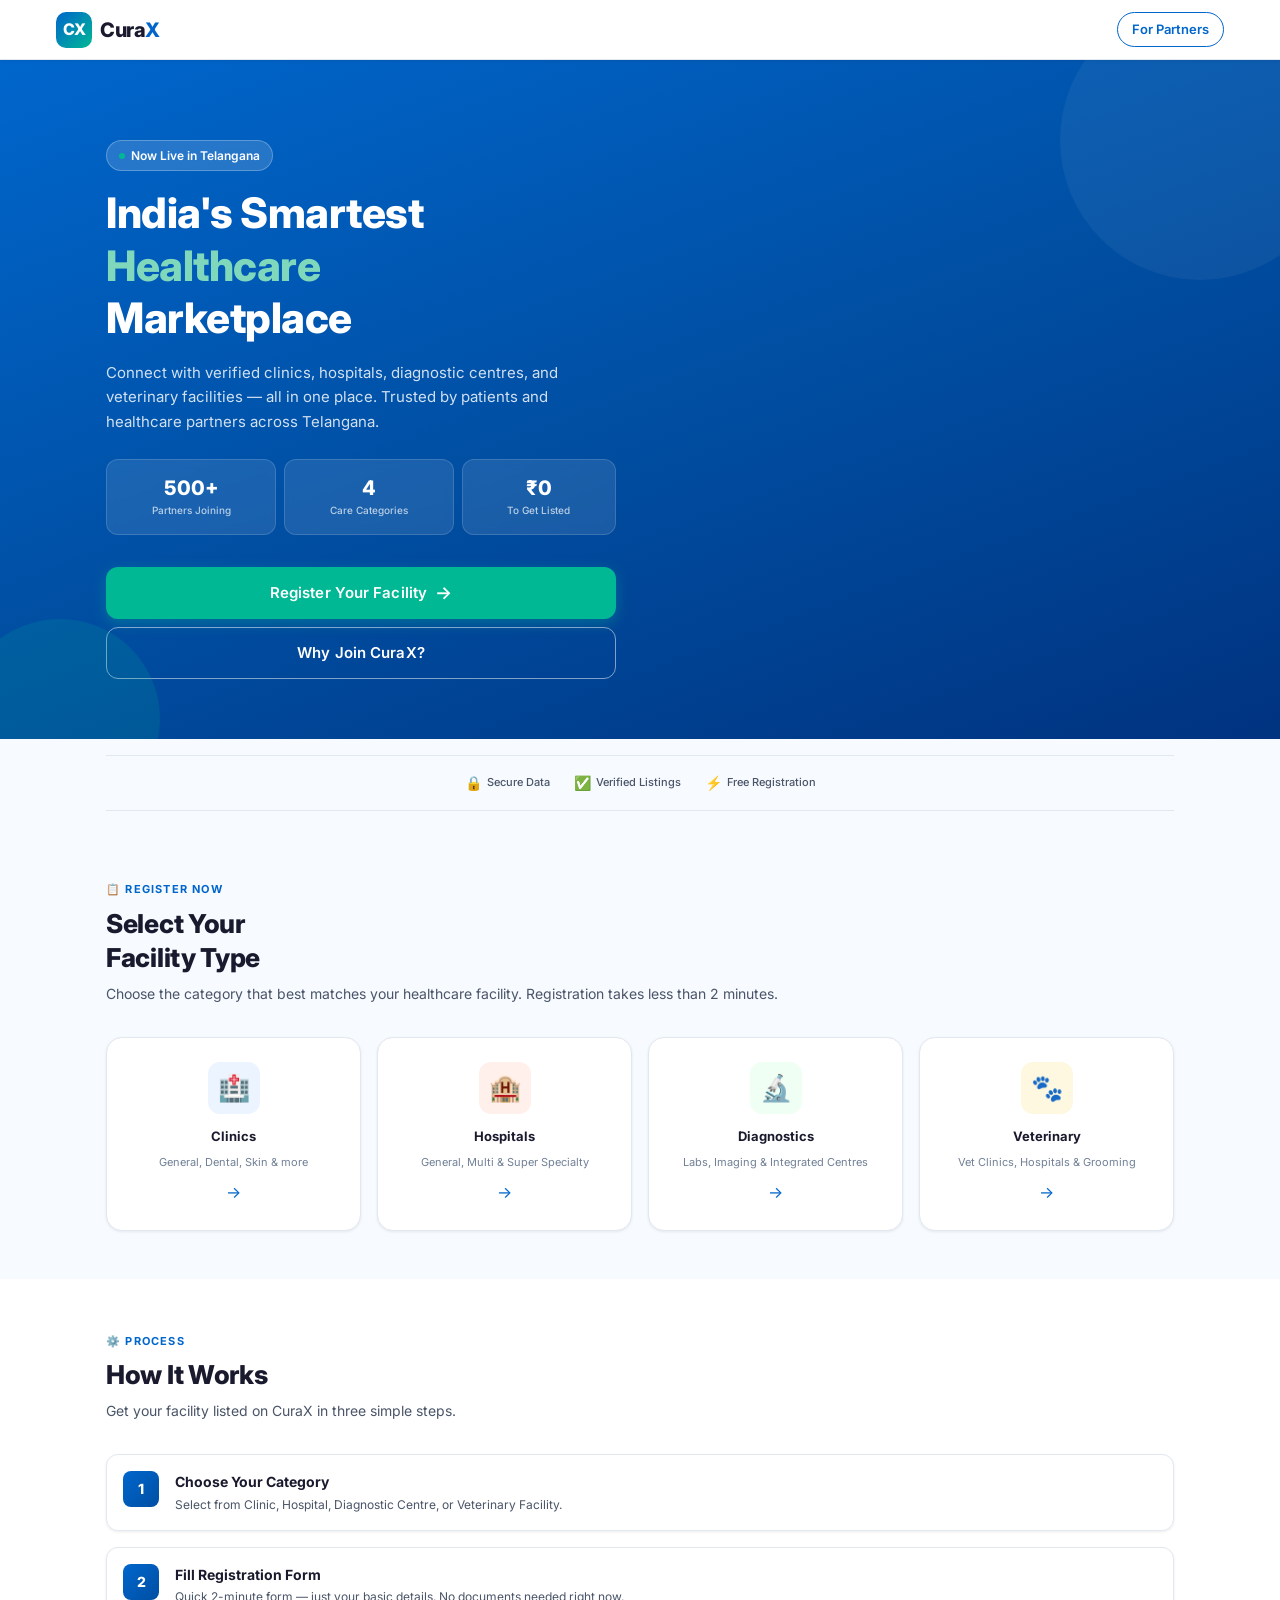
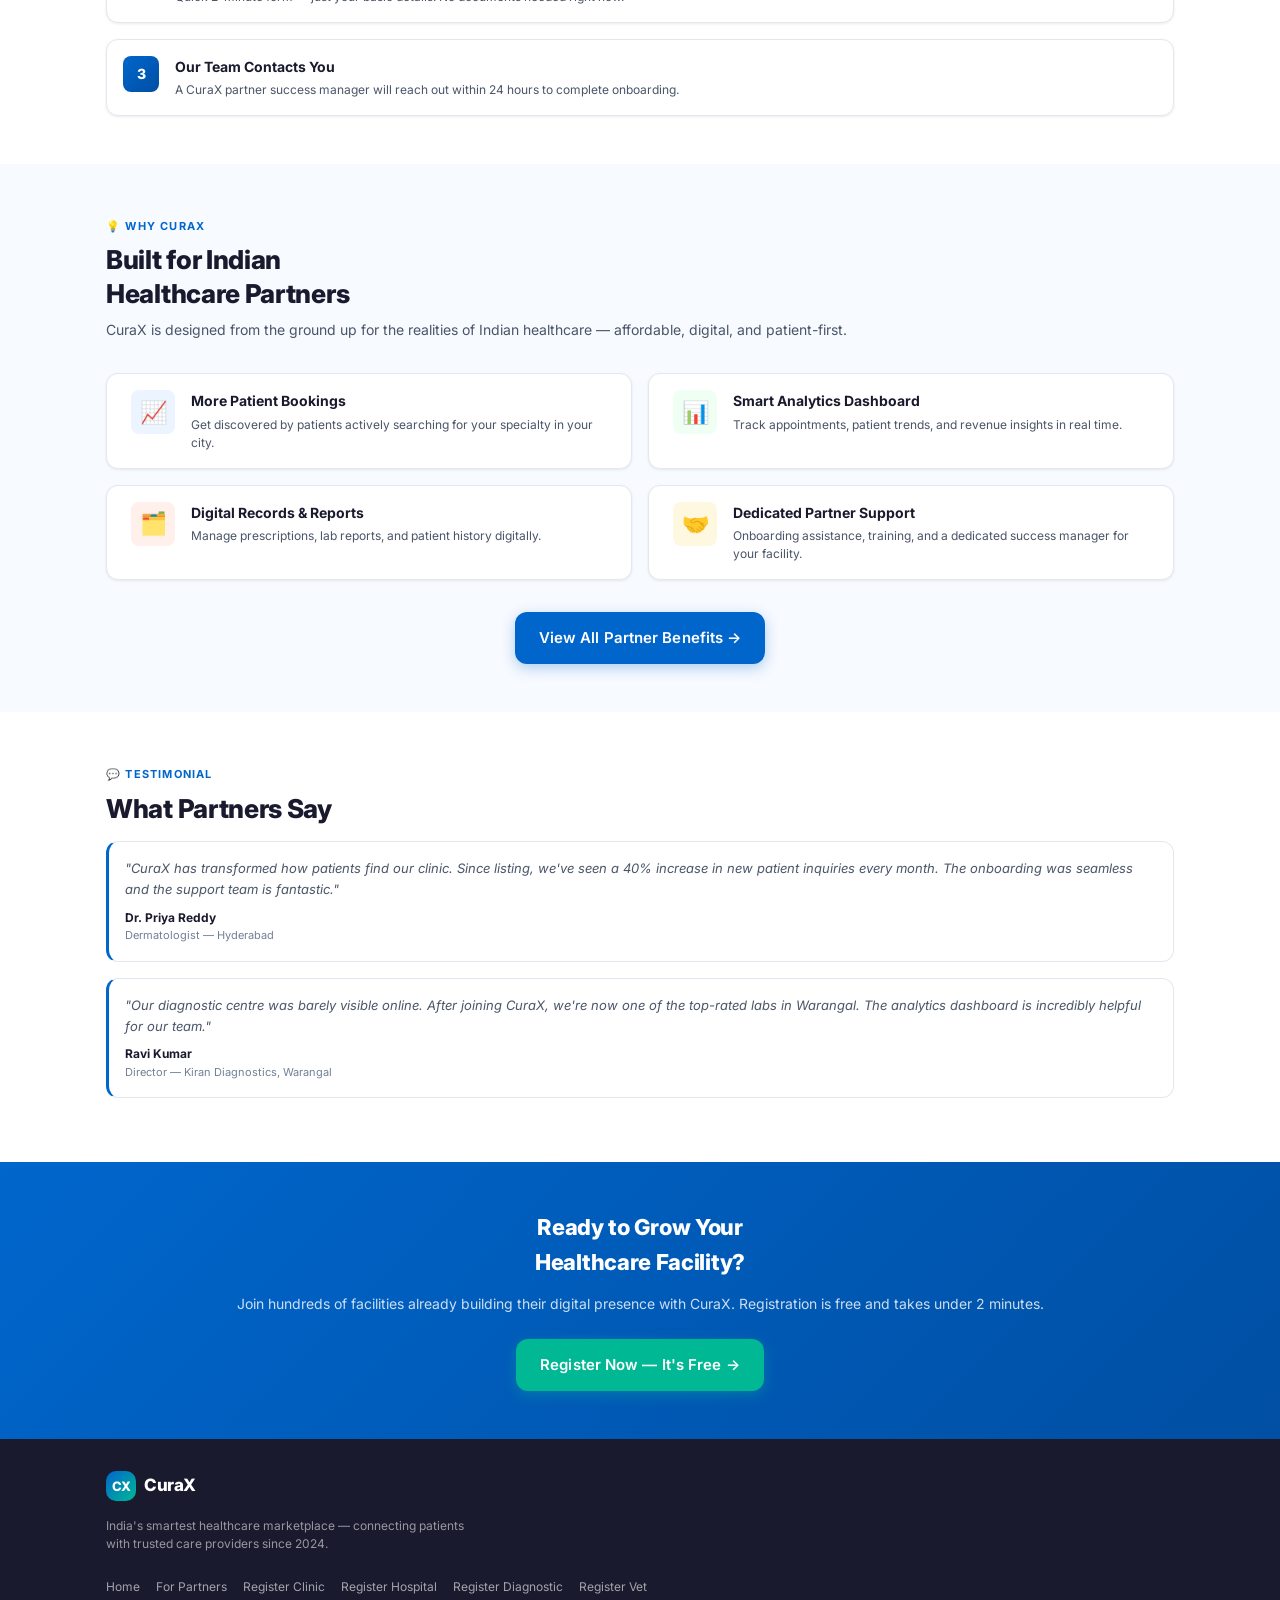
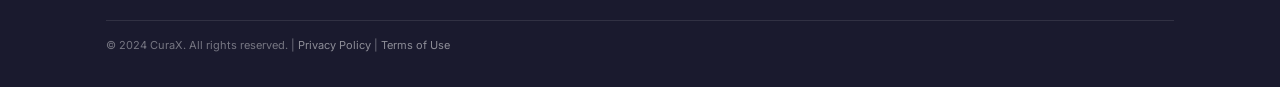
<file: index.html>
<!DOCTYPE html>
<html lang="en">
<head>
  <meta charset="UTF-8" />
  <meta name="viewport" content="width=device-width, initial-scale=1.0, viewport-fit=cover" />
  <meta name="description" content="CuraX — India's smartest healthcare marketplace. Find clinics, hospitals, diagnostics & vet care near you. Register your facility today." />
  <meta name="theme-color" content="#0066CC" />
  <meta property="og:title" content="CuraX — Smart Healthcare, Near You" />
  <meta property="og:description" content="Discover trusted clinics, hospitals, diagnostic centres & vet care across India." />
  <meta property="og:url" content="https://curax.life" />
  <meta property="og:type" content="website" />
  <title>CuraX — Smart Healthcare, Near You</title>
  <link rel="stylesheet" href="./styles.css" />
  <link rel="preconnect" href="https://fonts.googleapis.com" />
  <link rel="preconnect" href="https://fonts.gstatic.com" crossorigin />
  <!-- Favicon Placeholder — replace with actual favicon -->
  <link rel="icon" type="image/png" href="./assets/icons/favicon.png" />
</head>
<body class="page-wrapper">

  <!-- ══════════════════════════════════════
       HEADER
  ══════════════════════════════════════ -->
  <header class="header">
    <div class="header-inner">
      <a href="./index.html" class="logo">
        <div class="logo-mark">CX</div>
        <span class="logo-text">Cura<span>X</span></span>
      </a>
      <a href="./partner.html" class="header-cta">For Partners</a>
    </div>
  </header>

  <!-- ══════════════════════════════════════
       HERO SECTION
  ══════════════════════════════════════ -->
  <section class="hero">
    <div class="container">
      <div class="hero-layout">
        <div>
          <div class="hero-badge">
            <span class="dot"></span>
            Now Live in Telangana
          </div>

          <h1>
            India's Smartest<br />
            <span class="highlight">Healthcare</span><br />
            Marketplace
          </h1>

          <p>
            Connect with verified clinics, hospitals, diagnostic centres,
            and veterinary facilities — all in one place. Trusted by patients
            and healthcare partners across Telangana.
          </p>

          <!-- Stats -->
          <div class="hero-stats">
            <div class="stat-item">
              <span class="stat-value">500+</span>
              <span class="stat-label">Partners Joining</span>
            </div>
            <div class="stat-item">
              <span class="stat-value">4</span>
              <span class="stat-label">Care Categories</span>
            </div>
            <div class="stat-item">
              <span class="stat-value">₹0</span>
              <span class="stat-label">To Get Listed</span>
            </div>
          </div>

          <!-- Hero CTAs -->
          <div class="hero-cta-group">
            <a href="#register" class="btn btn-primary btn-full">
              <span>Register Your Facility</span>
              <span class="btn-icon">→</span>
            </a>
            <a href="./partner.html" class="btn btn-outline-white btn-full">
              Why Join CuraX?
            </a>
          </div>
        </div>
      </div>
    </div>
  </section>

  <!-- ══════════════════════════════════════
       TRUST STRIP
  ══════════════════════════════════════ -->
  <div class="container">
    <div class="trust-strip">
      <div class="trust-item">
        <span class="icon">🔒</span>
        <span>Secure Data</span>
      </div>
      <div class="trust-item">
        <span class="icon">✅</span>
        <span>Verified Listings</span>
      </div>
      <div class="trust-item">
        <span class="icon">⚡</span>
        <span>Free Registration</span>
      </div>
    </div>
  </div>

  <!-- ══════════════════════════════════════
       CATEGORY SELECTION
  ══════════════════════════════════════ -->
  <section class="section" id="register">
    <div class="container">
      <span class="section-label">📋 Register Now</span>
      <h2 class="section-title">Select Your<br />Facility Type</h2>
      <p class="section-subtitle">
        Choose the category that best matches your healthcare facility.
        Registration takes less than 2 minutes.
      </p>

      <div class="category-grid">

        <!-- Clinics -->
        <a href="./forms/clinic-form.html" class="category-card">
          <div class="category-icon clinic">🏥</div>
          <div class="category-title">Clinics</div>
          <div class="category-desc">General, Dental, Skin & more</div>
          <div class="category-arrow">→</div>
        </a>

        <!-- Hospitals -->
        <a href="./forms/hospital-form.html" class="category-card">
          <div class="category-icon hospital">🏨</div>
          <div class="category-title">Hospitals</div>
          <div class="category-desc">General, Multi & Super Specialty</div>
          <div class="category-arrow">→</div>
        </a>

        <!-- Diagnostics -->
        <a href="./forms/diagnostic-form.html" class="category-card">
          <div class="category-icon diagnostic">🔬</div>
          <div class="category-title">Diagnostics</div>
          <div class="category-desc">Labs, Imaging & Integrated Centres</div>
          <div class="category-arrow">→</div>
        </a>

        <!-- Veterinary -->
        <a href="./forms/veterinary-form.html" class="category-card">
          <div class="category-icon veterinary">🐾</div>
          <div class="category-title">Veterinary</div>
          <div class="category-desc">Vet Clinics, Hospitals & Grooming</div>
          <div class="category-arrow">→</div>
        </a>

      </div>
    </div>
  </section>

  <!-- ══════════════════════════════════════
       HOW IT WORKS
  ══════════════════════════════════════ -->
  <section class="section section-alt">
    <div class="container">
      <span class="section-label">⚙️ Process</span>
      <h2 class="section-title">How It Works</h2>
      <p class="section-subtitle">
        Get your facility listed on CuraX in three simple steps.
      </p>

      <div class="steps-list">
        <div class="step-item">
          <div class="step-num">1</div>
          <div class="step-content">
            <h4>Choose Your Category</h4>
            <p>Select from Clinic, Hospital, Diagnostic Centre, or Veterinary Facility.</p>
          </div>
        </div>

        <div class="step-item">
          <div class="step-num">2</div>
          <div class="step-content">
            <h4>Fill Registration Form</h4>
            <p>Quick 2-minute form — just your basic details. No documents needed right now.</p>
          </div>
        </div>

        <div class="step-item">
          <div class="step-num">3</div>
          <div class="step-content">
            <h4>Our Team Contacts You</h4>
            <p>A CuraX partner success manager will reach out within 24 hours to complete onboarding.</p>
          </div>
        </div>
      </div>
    </div>
  </section>

  <!-- ══════════════════════════════════════
       WHY CURAX — Teaser
  ══════════════════════════════════════ -->
  <section class="section">
    <div class="container">
      <span class="section-label">💡 Why CuraX</span>
      <h2 class="section-title">Built for Indian<br />Healthcare Partners</h2>
      <p class="section-subtitle">
        CuraX is designed from the ground up for the realities of Indian healthcare —
        affordable, digital, and patient-first.
      </p>

      <div class="benefits-grid">

        <div class="benefit-card">
          <div class="benefit-icon-wrap" style="background:#EBF4FF;">📈</div>
          <div>
            <h4>More Patient Bookings</h4>
            <p>Get discovered by patients actively searching for your specialty in your city.</p>
          </div>
        </div>

        <div class="benefit-card">
          <div class="benefit-icon-wrap" style="background:#F0FFF4;">📊</div>
          <div>
            <h4>Smart Analytics Dashboard</h4>
            <p>Track appointments, patient trends, and revenue insights in real time.</p>
          </div>
        </div>

        <div class="benefit-card">
          <div class="benefit-icon-wrap" style="background:#FFF0EB;">🗂️</div>
          <div>
            <h4>Digital Records & Reports</h4>
            <p>Manage prescriptions, lab reports, and patient history digitally.</p>
          </div>
        </div>

        <div class="benefit-card">
          <div class="benefit-icon-wrap" style="background:#FFF8E1;">🤝</div>
          <div>
            <h4>Dedicated Partner Support</h4>
            <p>Onboarding assistance, training, and a dedicated success manager for your facility.</p>
          </div>
        </div>

      </div>

      <div class="mt-xl text-center">
        <a href="./partner.html" class="btn btn-blue">
          View All Partner Benefits →
        </a>
      </div>
    </div>
  </section>

  <!-- ══════════════════════════════════════
       TESTIMONIAL
  ══════════════════════════════════════ -->
  <section class="section section-alt">
    <div class="container">
      <span class="section-label">💬 Testimonial</span>
      <h2 class="section-title">What Partners Say</h2>

      <div class="testimonial-card mt-md">
        <p class="testimonial-text">
          "CuraX has transformed how patients find our clinic. Since listing,
          we've seen a 40% increase in new patient inquiries every month. The onboarding
          was seamless and the support team is fantastic."
        </p>
        <div class="testimonial-author">Dr. Priya Reddy</div>
        <div class="testimonial-role">Dermatologist — Hyderabad</div>
      </div>

      <div class="testimonial-card">
        <p class="testimonial-text">
          "Our diagnostic centre was barely visible online. After joining CuraX,
          we're now one of the top-rated labs in Warangal. The analytics dashboard
          is incredibly helpful for our team."
        </p>
        <div class="testimonial-author">Ravi Kumar</div>
        <div class="testimonial-role">Director — Kiran Diagnostics, Warangal</div>
      </div>
    </div>
  </section>

  <!-- ══════════════════════════════════════
       FINAL CTA
  ══════════════════════════════════════ -->
  <section class="section" style="background: linear-gradient(135deg, #0066CC, #004FA3); color: white; text-align: center;">
    <div class="container">
      <h2 style="font-size:22px; font-weight:800; color:white; margin-bottom:12px; letter-spacing:-0.3px;">
        Ready to Grow Your<br />Healthcare Facility?
      </h2>
      <p style="font-size:14px; color:rgba(255,255,255,0.8); margin-bottom:24px; line-height:1.6;">
        Join hundreds of facilities already building their digital presence with CuraX.
        Registration is free and takes under 2 minutes.
      </p>
      <a href="#register" class="btn btn-primary" style="margin: 0 auto;">
        Register Now — It's Free →
      </a>
    </div>
  </section>

  <!-- ══════════════════════════════════════
       FOOTER
  ══════════════════════════════════════ -->
  <footer class="footer">
    <div class="container">
      <div class="footer-logo">
        <div class="logo-mark">CX</div>
        <span class="logo-text">CuraX</span>
      </div>
      <p class="footer-tagline">
        India's smartest healthcare marketplace — connecting patients<br />
        with trusted care providers since 2024.
      </p>
      <div class="footer-links">
        <a href="./index.html">Home</a>
        <a href="./partner.html">For Partners</a>
        <a href="./forms/clinic-form.html">Register Clinic</a>
        <a href="./forms/hospital-form.html">Register Hospital</a>
        <a href="./forms/diagnostic-form.html">Register Diagnostic</a>
        <a href="./forms/veterinary-form.html">Register Vet</a>
      </div>
      <p class="footer-bottom">
        © 2024 CuraX. All rights reserved. |
        <a href="#" style="color:rgba(255,255,255,0.5);">Privacy Policy</a> |
        <a href="#" style="color:rgba(255,255,255,0.5);">Terms of Use</a>
      </p>
    </div>
  </footer>

  <!-- Sticky CTA Bar (mobile) -->
  <div class="sticky-cta" id="stickyCTA">
    <a href="#register" class="btn btn-blue btn-full">Register Your Facility — Free</a>
  </div>

  <!-- Scroll to Top Button -->
  <button class="scroll-top" id="scrollTopBtn" aria-label="Scroll to top">↑</button>

  <script src="./script.js"></script>
</body>
</html>
</file>
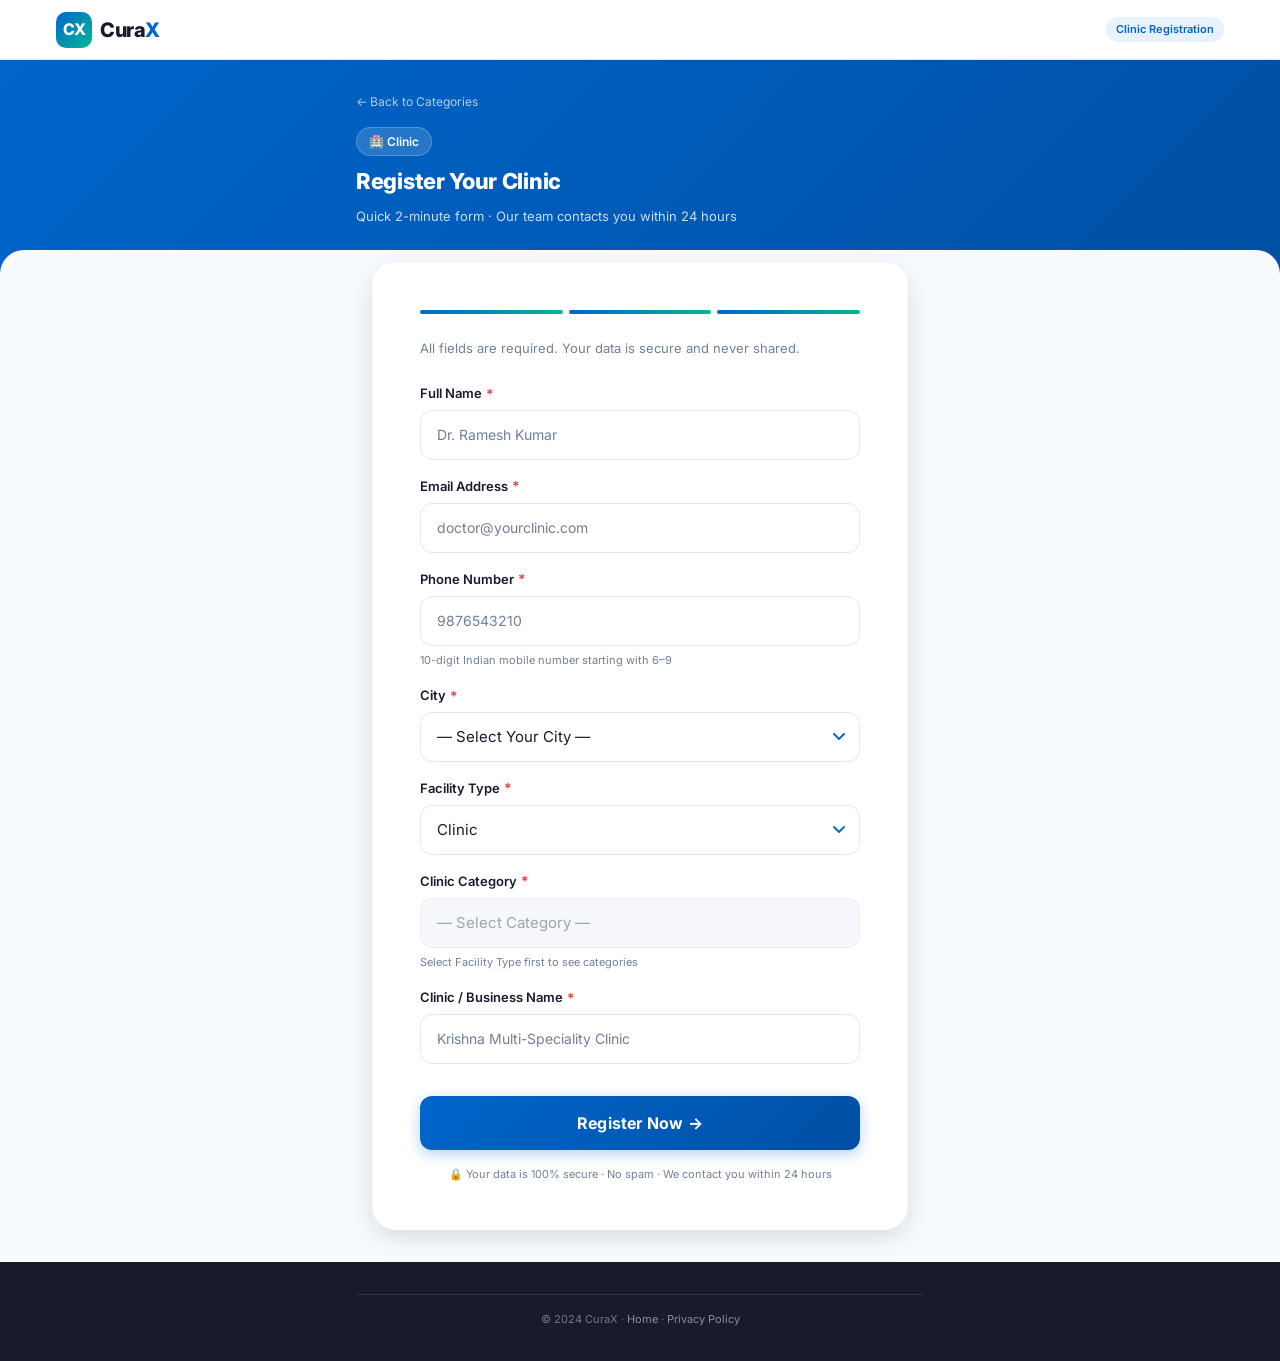
<file: clinic-form.html>
<!DOCTYPE html>
<html lang="en">
<head>
  <meta charset="UTF-8" />
  <meta name="viewport" content="width=device-width, initial-scale=1.0, viewport-fit=cover" />
  <meta name="description" content="Register your clinic on CuraX — India's smartest healthcare marketplace. Get more patients, manage appointments, and grow your practice." />
  <meta name="theme-color" content="#0066CC" />
  <title>Register Your Clinic — CuraX</title>
  <link rel="stylesheet" href="../styles.css" />
  <link rel="preconnect" href="https://fonts.googleapis.com" />
  <link rel="preconnect" href="https://fonts.gstatic.com" crossorigin />
  <link rel="icon" type="image/png" href="../assets/icons/favicon.png" />
</head>
<body class="form-page page-wrapper">

  <!-- ══════════════════════════════════════
       HEADER
  ══════════════════════════════════════ -->
  <header class="header">
    <div class="header-inner">
      <a href="../index.html" class="logo">
        <div class="logo-mark">CX</div>
        <span class="logo-text">Cura<span>X</span></span>
      </a>
      <span class="chip chip-blue">Clinic Registration</span>
    </div>
  </header>

  <!-- ══════════════════════════════════════
       FORM HEADER
  ══════════════════════════════════════ -->
  <div class="form-header">
    <div class="container">
      <div class="form-header-inner">
        <a href="../index.html#register" class="form-breadcrumb">← Back to Categories</a>
        <div class="form-type-badge">🏥 Clinic</div>
        <h1>Register Your Clinic</h1>
        <p>Quick 2-minute form · Our team contacts you within 24 hours</p>
      </div>
    </div>
  </div>

  <!-- ══════════════════════════════════════
       MAIN FORM AREA
  ══════════════════════════════════════ -->
  <div class="container">

    <!-- Form Card -->
    <div class="form-card" id="formCard">

      <!-- Progress Indicator -->
      <div class="form-progress" aria-label="Form progress">
        <div class="progress-step active"></div>
        <div class="progress-step active"></div>
        <div class="progress-step active"></div>
      </div>

      <p style="font-size:13px; color:var(--text-muted); margin-bottom:var(--space-lg);">
        All fields are required. Your data is secure and never shared.
      </p>

      <!-- ─── REGISTRATION FORM ─── -->
      <form id="registrationForm" novalidate autocomplete="on">

        <div class="field-group">

          <!-- Full Name -->
          <div class="field">
            <label for="fullName">
              Full Name <span class="required-star" aria-hidden="true">*</span>
            </label>
            <input
              type="text"
              id="fullName"
              name="fullName"
              class="field-input"
              placeholder="Dr. Ramesh Kumar"
              autocomplete="name"
              inputmode="text"
              maxlength="80"
              aria-required="true"
            />
            <span class="field-error hidden" id="fullNameError" role="alert"></span>
          </div>

          <!-- Email -->
          <div class="field">
            <label for="email">
              Email Address <span class="required-star" aria-hidden="true">*</span>
            </label>
            <input
              type="email"
              id="email"
              name="email"
              class="field-input"
              placeholder="doctor@yourclinic.com"
              autocomplete="email"
              inputmode="email"
              aria-required="true"
            />
            <span class="field-error hidden" id="emailError" role="alert"></span>
          </div>

          <!-- Phone -->
          <div class="field">
            <label for="phone">
              Phone Number <span class="required-star" aria-hidden="true">*</span>
            </label>
            <input
              type="tel"
              id="phone"
              name="phone"
              class="field-input"
              placeholder="9876543210"
              autocomplete="tel"
              inputmode="numeric"
              maxlength="10"
              pattern="[6-9][0-9]{9}"
              aria-required="true"
            />
            <span class="field-error hidden" id="phoneError" role="alert"></span>
            <span class="field-hint">10-digit Indian mobile number starting with 6–9</span>
          </div>

          <!-- City -->
          <div class="field">
            <label for="city">
              City <span class="required-star" aria-hidden="true">*</span>
            </label>
            <select
              id="city"
              name="city"
              class="field-input"
              aria-required="true"
            >
              <option value="">— Select Your City —</option>
            </select>
            <span class="field-error hidden" id="cityError" role="alert"></span>
          </div>

          <!-- Facility Type (pre-filled: Clinic) -->
          <div class="field">
            <label for="facilityType">
              Facility Type <span class="required-star" aria-hidden="true">*</span>
            </label>
            <select
              id="facilityType"
              name="facilityType"
              class="field-input"
              aria-required="true"
            >
              <option value="">— Select Facility Type —</option>
              <option value="Clinic">Clinic</option>
              <option value="Hospital">Hospital</option>
              <option value="Diagnostic">Diagnostic Centre</option>
              <option value="Veterinary">Veterinary</option>
            </select>
            <span class="field-error hidden" id="facilityTypeError" role="alert"></span>
          </div>

          <!-- Facility Category (dynamic) -->
          <div class="field">
            <label for="facilityCategory">
              Clinic Category <span class="required-star" aria-hidden="true">*</span>
            </label>
            <select
              id="facilityCategory"
              name="facilityCategory"
              class="field-input"
              disabled
              aria-required="true"
            >
              <option value="">— Select Category —</option>
            </select>
            <span class="field-error hidden" id="facilityCategoryError" role="alert"></span>
            <span class="field-hint">Select Facility Type first to see categories</span>
          </div>

          <!-- Business / Clinic Name -->
          <div class="field">
            <label for="businessName">
              Clinic / Business Name <span class="required-star" aria-hidden="true">*</span>
            </label>
            <input
              type="text"
              id="businessName"
              name="businessName"
              class="field-input"
              placeholder="Krishna Multi-Speciality Clinic"
              autocomplete="organization"
              inputmode="text"
              maxlength="100"
              aria-required="true"
            />
            <span class="field-error hidden" id="businessNameError" role="alert"></span>
          </div>

        </div><!-- /field-group -->

        <!-- Submit -->
        <div class="submit-area">
          <button type="submit" class="submit-btn" id="submitBtn" aria-live="polite">
            <span class="btn-spinner" aria-hidden="true"></span>
            <span class="btn-text">Register Now →</span>
          </button>
          <p class="form-disclaimer">
            🔒 Your data is 100% secure · No spam · We contact you within 24 hours
          </p>
        </div>

      </form>
    </div><!-- /form-card -->

    <!-- ══ SUCCESS PANEL ══ -->
    <div class="success-panel" id="successPanel" role="status" aria-live="polite">
      <div class="success-icon">✅</div>
      <h2>You're Registered!</h2>
      <p>
        Thank you for registering your clinic on CuraX.<br />
        Our partner success manager will contact you within <strong>24 hours</strong>
        to complete your onboarding.
      </p>
      <a href="../index.html" class="btn btn-blue mt-md">Back to Home</a>
      <button onclick="registerAnother()" class="btn btn-outline-white mt-sm"
        style="color:var(--text-secondary); border-color:var(--border);">
        Register Another Facility
      </button>
    </div>

  </div><!-- /container -->

  <!-- ══════════════════════════════════════
       FOOTER
  ══════════════════════════════════════ -->
  <footer class="footer" style="margin-top:auto;">
    <div class="container">
      <p class="footer-bottom" style="text-align:center;">
        © 2024 CuraX · <a href="../index.html" style="color:rgba(255,255,255,0.5);">Home</a> ·
        <a href="#" style="color:rgba(255,255,255,0.5);">Privacy Policy</a>
      </p>
    </div>
  </footer>

  <!-- Scroll to Top -->
  <button class="scroll-top" id="scrollTopBtn" aria-label="Scroll to top">↑</button>

  <script src="../script.js"></script>
  <script>
    // Initialize form with "Clinic" pre-selected
    document.addEventListener("DOMContentLoaded", () => {
      initCuraXForm("registrationForm", "Clinic");
    });
  </script>
</body>
</html>
</file>
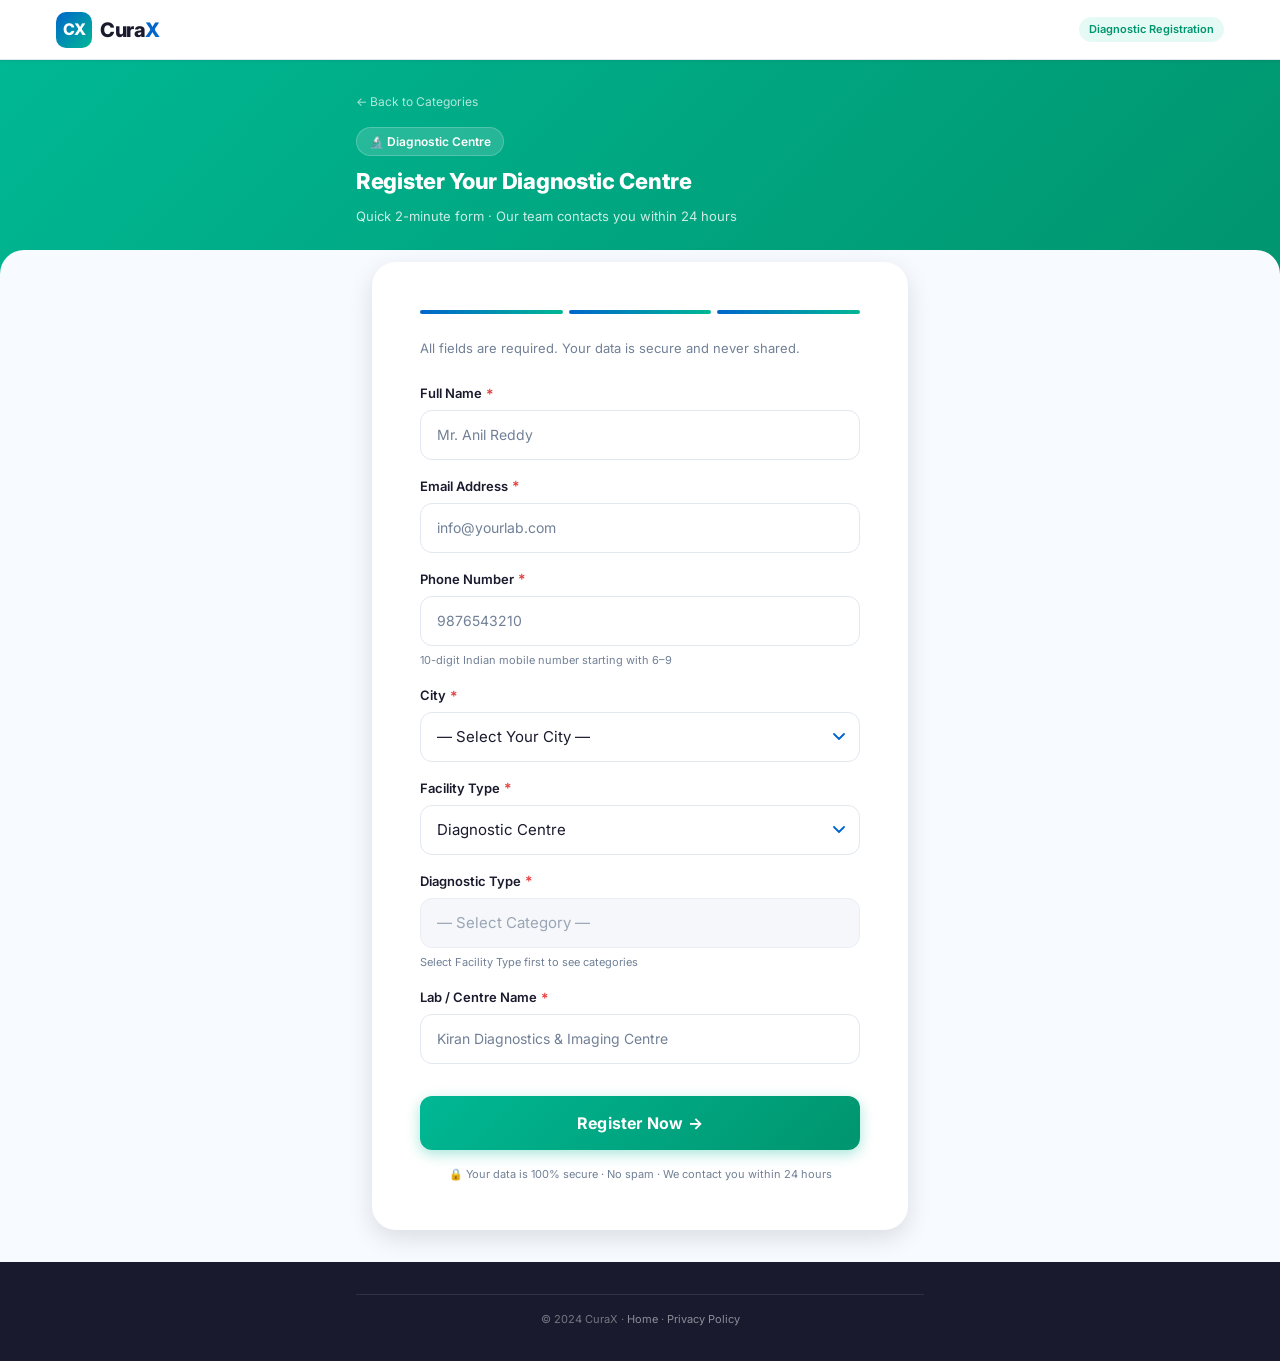
<file: diagnostic-form.html>
<!DOCTYPE html>
<html lang="en">
<head>
  <meta charset="UTF-8" />
  <meta name="viewport" content="width=device-width, initial-scale=1.0, viewport-fit=cover" />
  <meta name="description" content="Register your diagnostic centre on CuraX — pathology labs, imaging centres, and integrated diagnostics. Reach more patients today." />
  <meta name="theme-color" content="#0066CC" />
  <title>Register Your Diagnostic Centre — CuraX</title>
  <link rel="stylesheet" href="../styles.css" />
  <link rel="preconnect" href="https://fonts.googleapis.com" />
  <link rel="preconnect" href="https://fonts.gstatic.com" crossorigin />
  <link rel="icon" type="image/png" href="../assets/icons/favicon.png" />
</head>
<body class="form-page page-wrapper">

  <!-- ══════════════════════════════════════
       HEADER
  ══════════════════════════════════════ -->
  <header class="header">
    <div class="header-inner">
      <a href="../index.html" class="logo">
        <div class="logo-mark">CX</div>
        <span class="logo-text">Cura<span>X</span></span>
      </a>
      <span class="chip chip-green">Diagnostic Registration</span>
    </div>
  </header>

  <!-- ══════════════════════════════════════
       FORM HEADER
  ══════════════════════════════════════ -->
  <div class="form-header" style="background: linear-gradient(135deg, #00B894, #00956E);">
    <div class="container">
      <div class="form-header-inner">
        <a href="../index.html#register" class="form-breadcrumb">← Back to Categories</a>
        <div class="form-type-badge">🔬 Diagnostic Centre</div>
        <h1>Register Your Diagnostic Centre</h1>
        <p>Quick 2-minute form · Our team contacts you within 24 hours</p>
      </div>
    </div>
  </div>

  <!-- ══════════════════════════════════════
       MAIN FORM AREA
  ══════════════════════════════════════ -->
  <div class="container">

    <div class="form-card" id="formCard">

      <div class="form-progress" aria-label="Form progress">
        <div class="progress-step active"></div>
        <div class="progress-step active"></div>
        <div class="progress-step active"></div>
      </div>

      <p style="font-size:13px; color:var(--text-muted); margin-bottom:var(--space-lg);">
        All fields are required. Your data is secure and never shared.
      </p>

      <form id="registrationForm" novalidate autocomplete="on">

        <div class="field-group">

          <!-- Full Name -->
          <div class="field">
            <label for="fullName">
              Full Name <span class="required-star" aria-hidden="true">*</span>
            </label>
            <input
              type="text"
              id="fullName"
              name="fullName"
              class="field-input"
              placeholder="Mr. Anil Reddy"
              autocomplete="name"
              inputmode="text"
              maxlength="80"
              aria-required="true"
            />
            <span class="field-error hidden" id="fullNameError" role="alert"></span>
          </div>

          <!-- Email -->
          <div class="field">
            <label for="email">
              Email Address <span class="required-star" aria-hidden="true">*</span>
            </label>
            <input
              type="email"
              id="email"
              name="email"
              class="field-input"
              placeholder="info@yourlab.com"
              autocomplete="email"
              inputmode="email"
              aria-required="true"
            />
            <span class="field-error hidden" id="emailError" role="alert"></span>
          </div>

          <!-- Phone -->
          <div class="field">
            <label for="phone">
              Phone Number <span class="required-star" aria-hidden="true">*</span>
            </label>
            <input
              type="tel"
              id="phone"
              name="phone"
              class="field-input"
              placeholder="9876543210"
              autocomplete="tel"
              inputmode="numeric"
              maxlength="10"
              pattern="[6-9][0-9]{9}"
              aria-required="true"
            />
            <span class="field-error hidden" id="phoneError" role="alert"></span>
            <span class="field-hint">10-digit Indian mobile number starting with 6–9</span>
          </div>

          <!-- City -->
          <div class="field">
            <label for="city">
              City <span class="required-star" aria-hidden="true">*</span>
            </label>
            <select id="city" name="city" class="field-input" aria-required="true">
              <option value="">— Select Your City —</option>
            </select>
            <span class="field-error hidden" id="cityError" role="alert"></span>
          </div>

          <!-- Facility Type -->
          <div class="field">
            <label for="facilityType">
              Facility Type <span class="required-star" aria-hidden="true">*</span>
            </label>
            <select id="facilityType" name="facilityType" class="field-input" aria-required="true">
              <option value="">— Select Facility Type —</option>
              <option value="Clinic">Clinic</option>
              <option value="Hospital">Hospital</option>
              <option value="Diagnostic">Diagnostic Centre</option>
              <option value="Veterinary">Veterinary</option>
            </select>
            <span class="field-error hidden" id="facilityTypeError" role="alert"></span>
          </div>

          <!-- Facility Category (dynamic) -->
          <div class="field">
            <label for="facilityCategory">
              Diagnostic Type <span class="required-star" aria-hidden="true">*</span>
            </label>
            <select id="facilityCategory" name="facilityCategory" class="field-input" disabled aria-required="true">
              <option value="">— Select Category —</option>
            </select>
            <span class="field-error hidden" id="facilityCategoryError" role="alert"></span>
            <span class="field-hint">Select Facility Type first to see categories</span>
          </div>

          <!-- Business Name -->
          <div class="field">
            <label for="businessName">
              Lab / Centre Name <span class="required-star" aria-hidden="true">*</span>
            </label>
            <input
              type="text"
              id="businessName"
              name="businessName"
              class="field-input"
              placeholder="Kiran Diagnostics & Imaging Centre"
              autocomplete="organization"
              inputmode="text"
              maxlength="100"
              aria-required="true"
            />
            <span class="field-error hidden" id="businessNameError" role="alert"></span>
          </div>

        </div>

        <div class="submit-area">
          <button type="submit" class="submit-btn" id="submitBtn"
            style="background: linear-gradient(135deg, #00B894, #00956E); box-shadow: 0 4px 14px rgba(0,184,148,0.35);"
            aria-live="polite">
            <span class="btn-spinner" aria-hidden="true"></span>
            <span class="btn-text">Register Now →</span>
          </button>
          <p class="form-disclaimer">
            🔒 Your data is 100% secure · No spam · We contact you within 24 hours
          </p>
        </div>

      </form>
    </div>

    <!-- SUCCESS PANEL -->
    <div class="success-panel" id="successPanel" role="status" aria-live="polite">
      <div class="success-icon">✅</div>
      <h2>Diagnostic Centre Registered!</h2>
      <p>
        Thank you for registering your diagnostic centre on CuraX.<br />
        Our partner success manager will contact you within <strong>24 hours</strong>.
      </p>
      <a href="../index.html" class="btn btn-blue mt-md">Back to Home</a>
      <button onclick="registerAnother()" class="btn mt-sm"
        style="color:var(--text-secondary); border:1.5px solid var(--border); background:transparent;">
        Register Another Facility
      </button>
    </div>

  </div>

  <footer class="footer" style="margin-top:auto;">
    <div class="container">
      <p class="footer-bottom" style="text-align:center;">
        © 2024 CuraX · <a href="../index.html" style="color:rgba(255,255,255,0.5);">Home</a> ·
        <a href="#" style="color:rgba(255,255,255,0.5);">Privacy Policy</a>
      </p>
    </div>
  </footer>

  <button class="scroll-top" id="scrollTopBtn" aria-label="Scroll to top">↑</button>

  <script src="../script.js"></script>
  <script>
    document.addEventListener("DOMContentLoaded", () => {
      initCuraXForm("registrationForm", "Diagnostic");
    });
  </script>
</body>
</html>
</file>
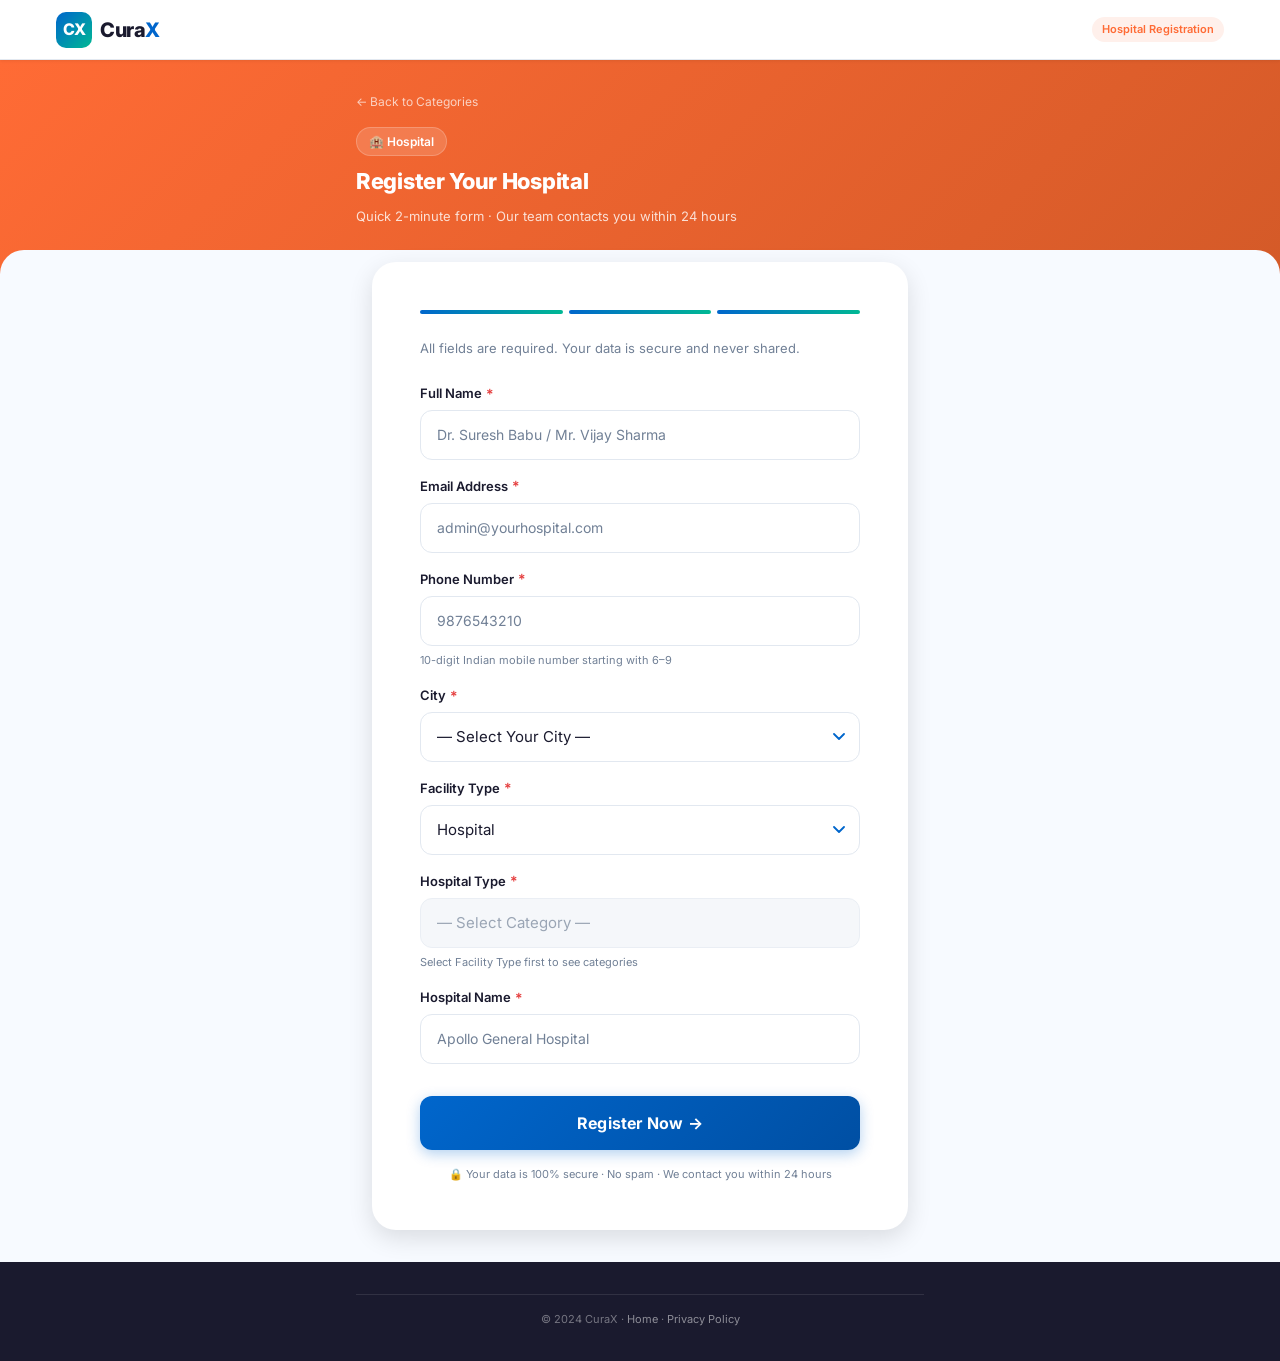
<file: hospital-form.html>
<!DOCTYPE html>
<html lang="en">
<head>
  <meta charset="UTF-8" />
  <meta name="viewport" content="width=device-width, initial-scale=1.0, viewport-fit=cover" />
  <meta name="description" content="Register your hospital on CuraX — India's smartest healthcare marketplace. Get more patients, manage appointments, and grow your hospital." />
  <meta name="theme-color" content="#0066CC" />
  <title>Register Your Hospital — CuraX</title>
  <link rel="stylesheet" href="../styles.css" />
  <link rel="preconnect" href="https://fonts.googleapis.com" />
  <link rel="preconnect" href="https://fonts.gstatic.com" crossorigin />
  <link rel="icon" type="image/png" href="../assets/icons/favicon.png" />
</head>
<body class="form-page page-wrapper">

  <!-- ══════════════════════════════════════
       HEADER
  ══════════════════════════════════════ -->
  <header class="header">
    <div class="header-inner">
      <a href="../index.html" class="logo">
        <div class="logo-mark">CX</div>
        <span class="logo-text">Cura<span>X</span></span>
      </a>
      <span class="chip chip-orange">Hospital Registration</span>
    </div>
  </header>

  <!-- ══════════════════════════════════════
       FORM HEADER
  ══════════════════════════════════════ -->
  <div class="form-header" style="background: linear-gradient(135deg, #FF6B35, #D45A28);">
    <div class="container">
      <div class="form-header-inner">
        <a href="../index.html#register" class="form-breadcrumb">← Back to Categories</a>
        <div class="form-type-badge">🏨 Hospital</div>
        <h1>Register Your Hospital</h1>
        <p>Quick 2-minute form · Our team contacts you within 24 hours</p>
      </div>
    </div>
  </div>

  <!-- ══════════════════════════════════════
       MAIN FORM AREA
  ══════════════════════════════════════ -->
  <div class="container">

    <div class="form-card" id="formCard">

      <div class="form-progress" aria-label="Form progress">
        <div class="progress-step active"></div>
        <div class="progress-step active"></div>
        <div class="progress-step active"></div>
      </div>

      <p style="font-size:13px; color:var(--text-muted); margin-bottom:var(--space-lg);">
        All fields are required. Your data is secure and never shared.
      </p>

      <form id="registrationForm" novalidate autocomplete="on">

        <div class="field-group">

          <!-- Full Name -->
          <div class="field">
            <label for="fullName">
              Full Name <span class="required-star" aria-hidden="true">*</span>
            </label>
            <input
              type="text"
              id="fullName"
              name="fullName"
              class="field-input"
              placeholder="Dr. Suresh Babu / Mr. Vijay Sharma"
              autocomplete="name"
              inputmode="text"
              maxlength="80"
              aria-required="true"
            />
            <span class="field-error hidden" id="fullNameError" role="alert"></span>
          </div>

          <!-- Email -->
          <div class="field">
            <label for="email">
              Email Address <span class="required-star" aria-hidden="true">*</span>
            </label>
            <input
              type="email"
              id="email"
              name="email"
              class="field-input"
              placeholder="admin@yourhospital.com"
              autocomplete="email"
              inputmode="email"
              aria-required="true"
            />
            <span class="field-error hidden" id="emailError" role="alert"></span>
          </div>

          <!-- Phone -->
          <div class="field">
            <label for="phone">
              Phone Number <span class="required-star" aria-hidden="true">*</span>
            </label>
            <input
              type="tel"
              id="phone"
              name="phone"
              class="field-input"
              placeholder="9876543210"
              autocomplete="tel"
              inputmode="numeric"
              maxlength="10"
              pattern="[6-9][0-9]{9}"
              aria-required="true"
            />
            <span class="field-error hidden" id="phoneError" role="alert"></span>
            <span class="field-hint">10-digit Indian mobile number starting with 6–9</span>
          </div>

          <!-- City -->
          <div class="field">
            <label for="city">
              City <span class="required-star" aria-hidden="true">*</span>
            </label>
            <select id="city" name="city" class="field-input" aria-required="true">
              <option value="">— Select Your City —</option>
            </select>
            <span class="field-error hidden" id="cityError" role="alert"></span>
          </div>

          <!-- Facility Type -->
          <div class="field">
            <label for="facilityType">
              Facility Type <span class="required-star" aria-hidden="true">*</span>
            </label>
            <select id="facilityType" name="facilityType" class="field-input" aria-required="true">
              <option value="">— Select Facility Type —</option>
              <option value="Clinic">Clinic</option>
              <option value="Hospital">Hospital</option>
              <option value="Diagnostic">Diagnostic Centre</option>
              <option value="Veterinary">Veterinary</option>
            </select>
            <span class="field-error hidden" id="facilityTypeError" role="alert"></span>
          </div>

          <!-- Facility Category (dynamic) -->
          <div class="field">
            <label for="facilityCategory">
              Hospital Type <span class="required-star" aria-hidden="true">*</span>
            </label>
            <select id="facilityCategory" name="facilityCategory" class="field-input" disabled aria-required="true">
              <option value="">— Select Category —</option>
            </select>
            <span class="field-error hidden" id="facilityCategoryError" role="alert"></span>
            <span class="field-hint">Select Facility Type first to see categories</span>
          </div>

          <!-- Business Name -->
          <div class="field">
            <label for="businessName">
              Hospital Name <span class="required-star" aria-hidden="true">*</span>
            </label>
            <input
              type="text"
              id="businessName"
              name="businessName"
              class="field-input"
              placeholder="Apollo General Hospital"
              autocomplete="organization"
              inputmode="text"
              maxlength="100"
              aria-required="true"
            />
            <span class="field-error hidden" id="businessNameError" role="alert"></span>
          </div>

        </div>

        <div class="submit-area">
          <button type="submit" class="submit-btn" id="submitBtn" aria-live="polite">
            <span class="btn-spinner" aria-hidden="true"></span>
            <span class="btn-text">Register Now →</span>
          </button>
          <p class="form-disclaimer">
            🔒 Your data is 100% secure · No spam · We contact you within 24 hours
          </p>
        </div>

      </form>
    </div>

    <!-- SUCCESS PANEL -->
    <div class="success-panel" id="successPanel" role="status" aria-live="polite">
      <div class="success-icon">✅</div>
      <h2>Hospital Registered!</h2>
      <p>
        Thank you for registering your hospital on CuraX.<br />
        Our partner success manager will contact you within <strong>24 hours</strong>.
      </p>
      <a href="../index.html" class="btn btn-blue mt-md">Back to Home</a>
      <button onclick="registerAnother()" class="btn mt-sm"
        style="color:var(--text-secondary); border:1.5px solid var(--border); background:transparent;">
        Register Another Facility
      </button>
    </div>

  </div>

  <footer class="footer" style="margin-top:auto;">
    <div class="container">
      <p class="footer-bottom" style="text-align:center;">
        © 2024 CuraX · <a href="../index.html" style="color:rgba(255,255,255,0.5);">Home</a> ·
        <a href="#" style="color:rgba(255,255,255,0.5);">Privacy Policy</a>
      </p>
    </div>
  </footer>

  <button class="scroll-top" id="scrollTopBtn" aria-label="Scroll to top">↑</button>

  <script src="../script.js"></script>
  <script>
    document.addEventListener("DOMContentLoaded", () => {
      initCuraXForm("registrationForm", "Hospital");
    });
  </script>
</body>
</html>
</file>
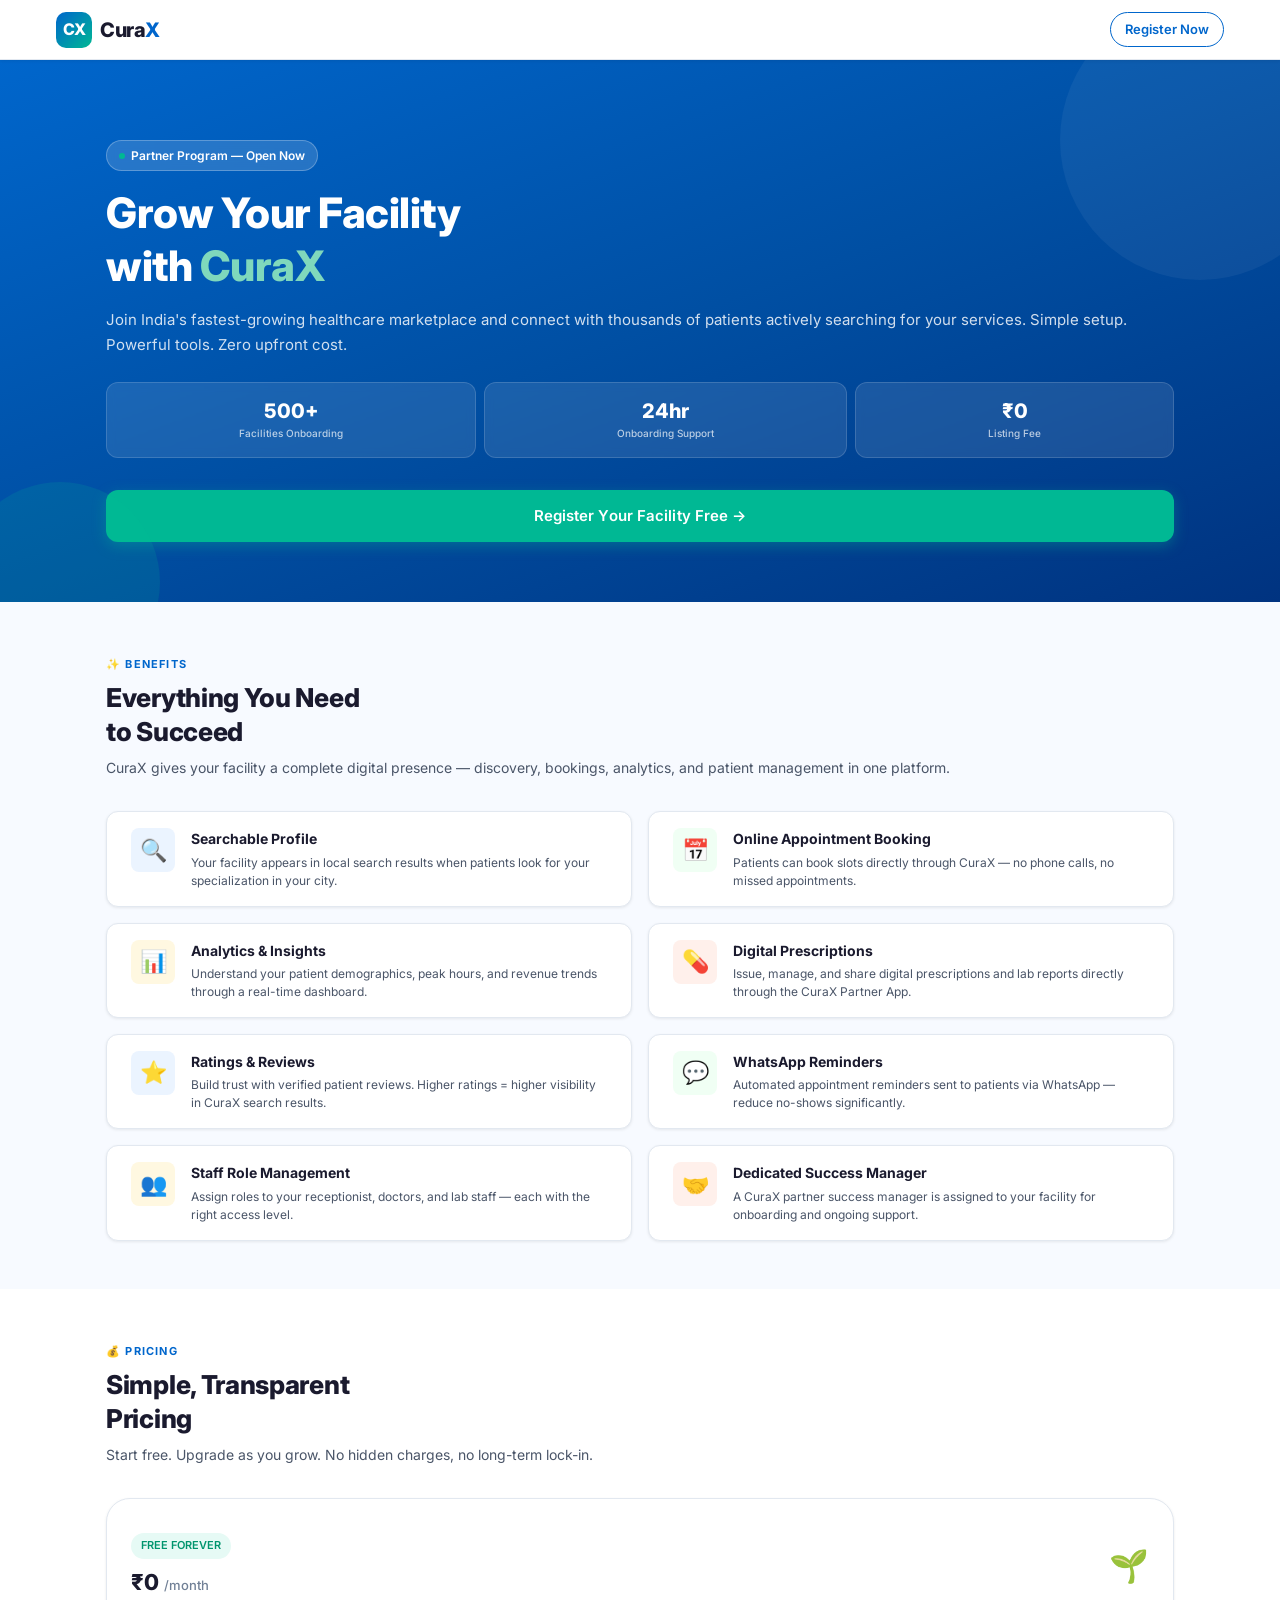
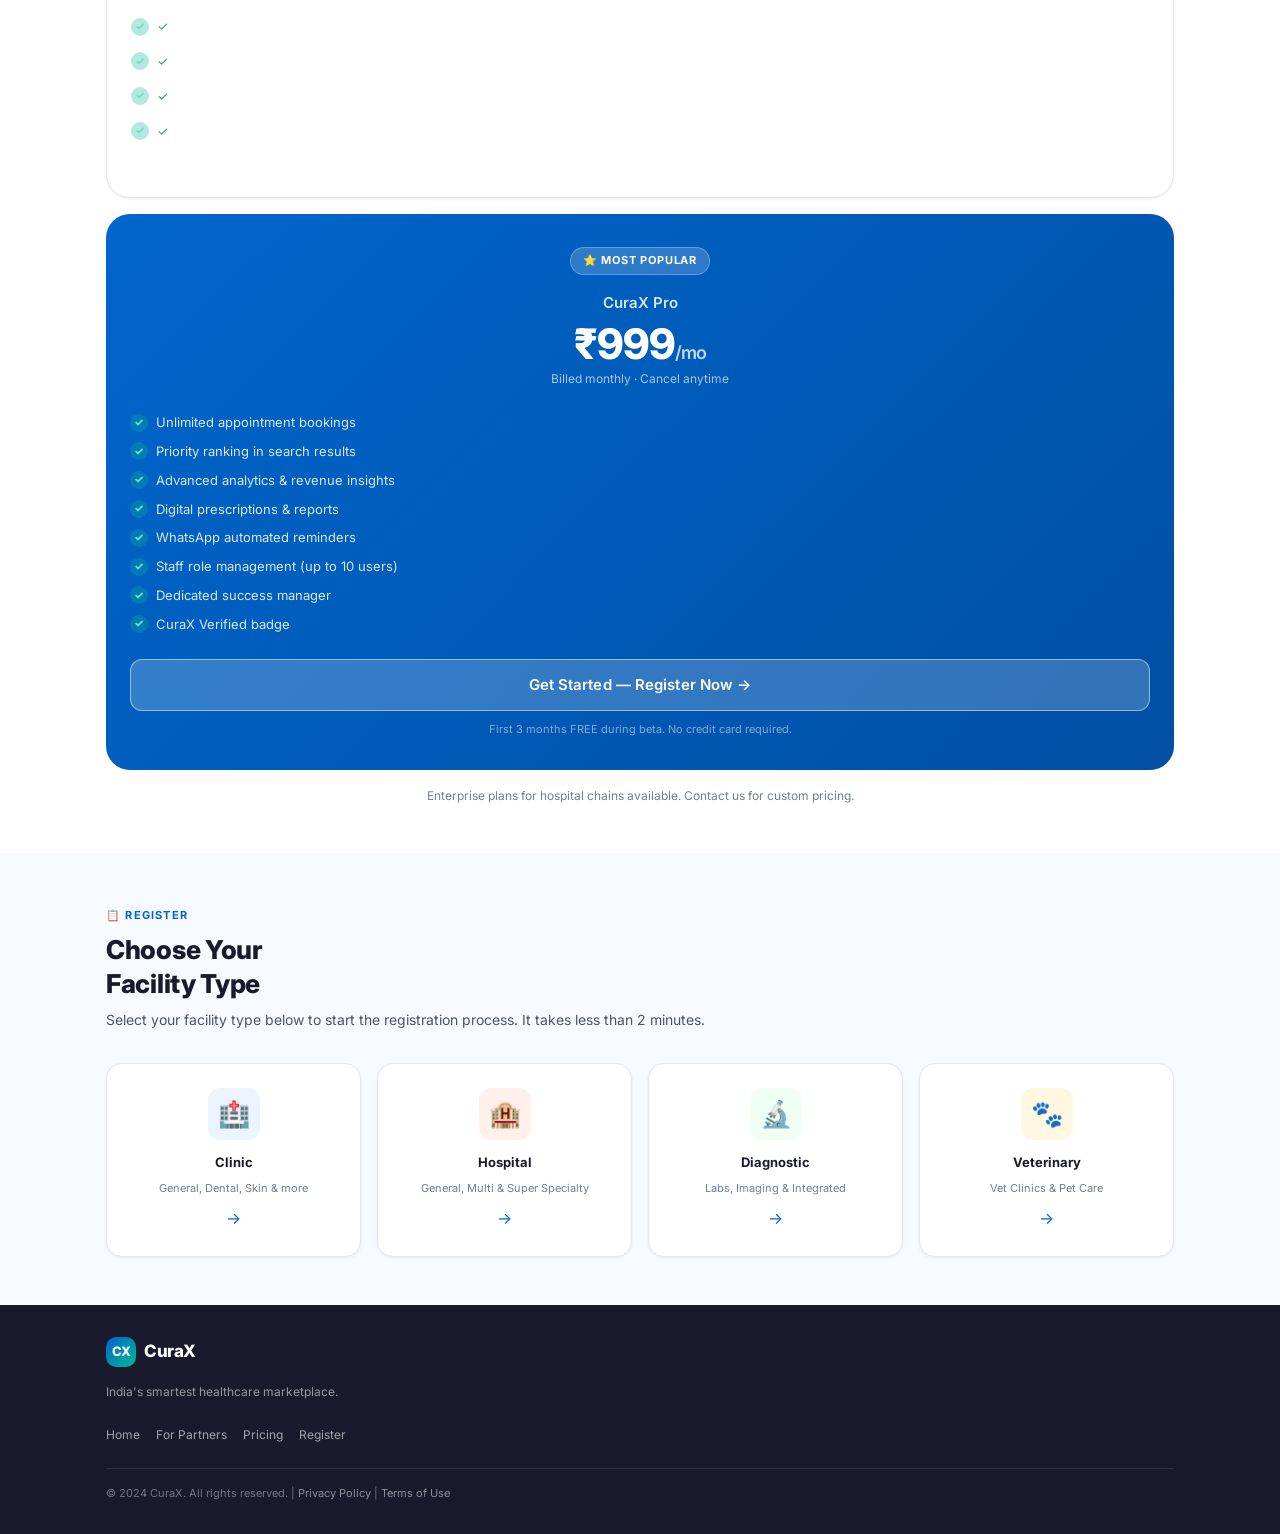
<file: partner.html>
<!DOCTYPE html>
<html lang="en">
<head>
  <meta charset="UTF-8" />
  <meta name="viewport" content="width=device-width, initial-scale=1.0, viewport-fit=cover" />
  <meta name="description" content="Join CuraX as a healthcare partner. Grow your clinic, hospital, diagnostic centre, or vet facility with India's smartest healthcare marketplace." />
  <meta name="theme-color" content="#0066CC" />
  <title>CuraX — Become a Partner | Grow Your Healthcare Facility</title>
  <link rel="stylesheet" href="./styles.css" />
  <link rel="preconnect" href="https://fonts.googleapis.com" />
  <link rel="preconnect" href="https://fonts.gstatic.com" crossorigin />
  <link rel="icon" type="image/png" href="./assets/icons/favicon.png" />
</head>
<body class="page-wrapper">

  <!-- ══════════════════════════════════════
       HEADER
  ══════════════════════════════════════ -->
  <header class="header">
    <div class="header-inner">
      <a href="./index.html" class="logo">
        <div class="logo-mark">CX</div>
        <span class="logo-text">Cura<span>X</span></span>
      </a>
      <a href="#register-section" class="header-cta">Register Now</a>
    </div>
  </header>

  <!-- ══════════════════════════════════════
       HERO — PARTNER PAGE
  ══════════════════════════════════════ -->
  <section class="hero">
    <div class="container">
      <div class="hero-badge">
        <span class="dot"></span>
        Partner Program — Open Now
      </div>

      <h1>
        Grow Your Facility<br />
        with <span class="highlight">CuraX</span>
      </h1>

      <p>
        Join India's fastest-growing healthcare marketplace and connect with
        thousands of patients actively searching for your services. Simple setup.
        Powerful tools. Zero upfront cost.
      </p>

      <div class="hero-stats">
        <div class="stat-item">
          <span class="stat-value">500+</span>
          <span class="stat-label">Facilities Onboarding</span>
        </div>
        <div class="stat-item">
          <span class="stat-value">24hr</span>
          <span class="stat-label">Onboarding Support</span>
        </div>
        <div class="stat-item">
          <span class="stat-value">₹0</span>
          <span class="stat-label">Listing Fee</span>
        </div>
      </div>

      <div class="hero-cta-group">
        <a href="#register-section" class="btn btn-primary btn-full">
          Register Your Facility Free →
        </a>
      </div>
    </div>
  </section>

  <!-- ══════════════════════════════════════
       CORE BENEFITS
  ══════════════════════════════════════ -->
  <section class="section">
    <div class="container">
      <span class="section-label">✨ Benefits</span>
      <h2 class="section-title">Everything You Need<br />to Succeed</h2>
      <p class="section-subtitle">
        CuraX gives your facility a complete digital presence — discovery,
        bookings, analytics, and patient management in one platform.
      </p>

      <div class="benefits-grid">

        <div class="benefit-card">
          <div class="benefit-icon-wrap" style="background:#EBF4FF;">🔍</div>
          <div>
            <h4>Searchable Profile</h4>
            <p>Your facility appears in local search results when patients look for your specialization in your city.</p>
          </div>
        </div>

        <div class="benefit-card">
          <div class="benefit-icon-wrap" style="background:#F0FFF4;">📅</div>
          <div>
            <h4>Online Appointment Booking</h4>
            <p>Patients can book slots directly through CuraX — no phone calls, no missed appointments.</p>
          </div>
        </div>

        <div class="benefit-card">
          <div class="benefit-icon-wrap" style="background:#FFF8E1;">📊</div>
          <div>
            <h4>Analytics & Insights</h4>
            <p>Understand your patient demographics, peak hours, and revenue trends through a real-time dashboard.</p>
          </div>
        </div>

        <div class="benefit-card">
          <div class="benefit-icon-wrap" style="background:#FFF0EB;">💊</div>
          <div>
            <h4>Digital Prescriptions</h4>
            <p>Issue, manage, and share digital prescriptions and lab reports directly through the CuraX Partner App.</p>
          </div>
        </div>

        <div class="benefit-card">
          <div class="benefit-icon-wrap" style="background:#EBF4FF;">⭐</div>
          <div>
            <h4>Ratings & Reviews</h4>
            <p>Build trust with verified patient reviews. Higher ratings = higher visibility in CuraX search results.</p>
          </div>
        </div>

        <div class="benefit-card">
          <div class="benefit-icon-wrap" style="background:#F0FFF4;">💬</div>
          <div>
            <h4>WhatsApp Reminders</h4>
            <p>Automated appointment reminders sent to patients via WhatsApp — reduce no-shows significantly.</p>
          </div>
        </div>

        <div class="benefit-card">
          <div class="benefit-icon-wrap" style="background:#FFF8E1;">👥</div>
          <div>
            <h4>Staff Role Management</h4>
            <p>Assign roles to your receptionist, doctors, and lab staff — each with the right access level.</p>
          </div>
        </div>

        <div class="benefit-card">
          <div class="benefit-icon-wrap" style="background:#FFF0EB;">🤝</div>
          <div>
            <h4>Dedicated Success Manager</h4>
            <p>A CuraX partner success manager is assigned to your facility for onboarding and ongoing support.</p>
          </div>
        </div>

      </div>
    </div>
  </section>

  <!-- ══════════════════════════════════════
       PRICING SECTION
  ══════════════════════════════════════ -->
  <section class="section section-alt" id="pricing">
    <div class="container">
      <span class="section-label">💰 Pricing</span>
      <h2 class="section-title">Simple, Transparent<br />Pricing</h2>
      <p class="section-subtitle">
        Start free. Upgrade as you grow. No hidden charges, no long-term lock-in.
      </p>

      <!-- Free Tier -->
      <div style="background:var(--surface); border:1.5px solid var(--border); border-radius:var(--radius-xl); padding:var(--space-xl) var(--space-lg); margin-bottom:var(--space-md); box-shadow:var(--shadow-sm);">
        <div style="display:flex; align-items:center; justify-content:space-between; margin-bottom:var(--space-md);">
          <div>
            <div class="chip chip-green" style="margin-bottom:6px;">FREE FOREVER</div>
            <div style="font-size:22px; font-weight:800; color:var(--text-primary);">₹0 <span style="font-size:13px; color:var(--text-muted); font-weight:500;">/month</span></div>
          </div>
          <div style="font-size:32px;">🌱</div>
        </div>
        <ul class="pricing-features" style="color:var(--text-secondary);">
          <li style="display:flex; align-items:center; gap:8px; font-size:13px; margin-bottom:6px;">
            <span style="color:var(--success);">✓</span> Basic facility listing on CuraX
          </li>
          <li style="display:flex; align-items:center; gap:8px; font-size:13px; margin-bottom:6px;">
            <span style="color:var(--success);">✓</span> Patient discovery & search visibility
          </li>
          <li style="display:flex; align-items:center; gap:8px; font-size:13px; margin-bottom:6px;">
            <span style="color:var(--success);">✓</span> Up to 20 appointments/month
          </li>
          <li style="display:flex; align-items:center; gap:8px; font-size:13px;">
            <span style="color:var(--success);">✓</span> Basic analytics dashboard
          </li>
        </ul>
      </div>

      <!-- Pro Tier -->
      <div class="pricing-card">
        <div class="pricing-badge">⭐ MOST POPULAR</div>
        <div class="pricing-title">CuraX Pro</div>
        <div class="pricing-amount">₹999<span>/mo</span></div>
        <div class="pricing-period">Billed monthly · Cancel anytime</div>
        <ul class="pricing-features">
          <li>Unlimited appointment bookings</li>
          <li>Priority ranking in search results</li>
          <li>Advanced analytics & revenue insights</li>
          <li>Digital prescriptions & reports</li>
          <li>WhatsApp automated reminders</li>
          <li>Staff role management (up to 10 users)</li>
          <li>Dedicated success manager</li>
          <li>CuraX Verified badge</li>
        </ul>
        <a href="#register-section" class="btn btn-primary btn-full" style="background:rgba(255,255,255,0.2); border:1.5px solid rgba(255,255,255,0.5); color:white; box-shadow:none;">
          Get Started — Register Now →
        </a>
        <p style="font-size:11px; color:rgba(255,255,255,0.5); margin-top:10px;">
          First 3 months FREE during beta. No credit card required.
        </p>
      </div>

      <p style="font-size:12px; color:var(--text-muted); text-align:center; margin-top:var(--space-md);">
        Enterprise plans for hospital chains available. Contact us for custom pricing.
      </p>
    </div>
  </section>

  <!-- ══════════════════════════════════════
       CATEGORIES
  ══════════════════════════════════════ -->
  <section class="section" id="register-section">
    <div class="container">
      <span class="section-label">📋 Register</span>
      <h2 class="section-title">Choose Your<br />Facility Type</h2>
      <p class="section-subtitle">
        Select your facility type below to start the registration process.
        It takes less than 2 minutes.
      </p>

      <div class="category-grid">
        <a href="./forms/clinic-form.html" class="category-card">
          <div class="category-icon clinic">🏥</div>
          <div class="category-title">Clinic</div>
          <div class="category-desc">General, Dental, Skin & more</div>
          <div class="category-arrow">→</div>
        </a>
        <a href="./forms/hospital-form.html" class="category-card">
          <div class="category-icon hospital">🏨</div>
          <div class="category-title">Hospital</div>
          <div class="category-desc">General, Multi & Super Specialty</div>
          <div class="category-arrow">→</div>
        </a>
        <a href="./forms/diagnostic-form.html" class="category-card">
          <div class="category-icon diagnostic">🔬</div>
          <div class="category-title">Diagnostic</div>
          <div class="category-desc">Labs, Imaging & Integrated</div>
          <div class="category-arrow">→</div>
        </a>
        <a href="./forms/veterinary-form.html" class="category-card">
          <div class="category-icon veterinary">🐾</div>
          <div class="category-title">Veterinary</div>
          <div class="category-desc">Vet Clinics & Pet Care</div>
          <div class="category-arrow">→</div>
        </a>
      </div>
    </div>
  </section>

  <!-- ══════════════════════════════════════
       FOOTER
  ══════════════════════════════════════ -->
  <footer class="footer">
    <div class="container">
      <div class="footer-logo">
        <div class="logo-mark">CX</div>
        <span class="logo-text">CuraX</span>
      </div>
      <p class="footer-tagline">
        India's smartest healthcare marketplace.
      </p>
      <div class="footer-links">
        <a href="./index.html">Home</a>
        <a href="./partner.html">For Partners</a>
        <a href="#pricing">Pricing</a>
        <a href="#register-section">Register</a>
      </div>
      <p class="footer-bottom">
        © 2024 CuraX. All rights reserved. |
        <a href="#" style="color:rgba(255,255,255,0.5);">Privacy Policy</a> |
        <a href="#" style="color:rgba(255,255,255,0.5);">Terms of Use</a>
      </p>
    </div>
  </footer>

  <!-- Sticky CTA -->
  <div class="sticky-cta" id="stickyCTA">
    <a href="#register-section" class="btn btn-blue btn-full">Register Your Facility — Free</a>
  </div>

  <!-- Scroll to Top -->
  <button class="scroll-top" id="scrollTopBtn" aria-label="Scroll to top">↑</button>

  <script src="./script.js"></script>
</body>
</html>
</file>
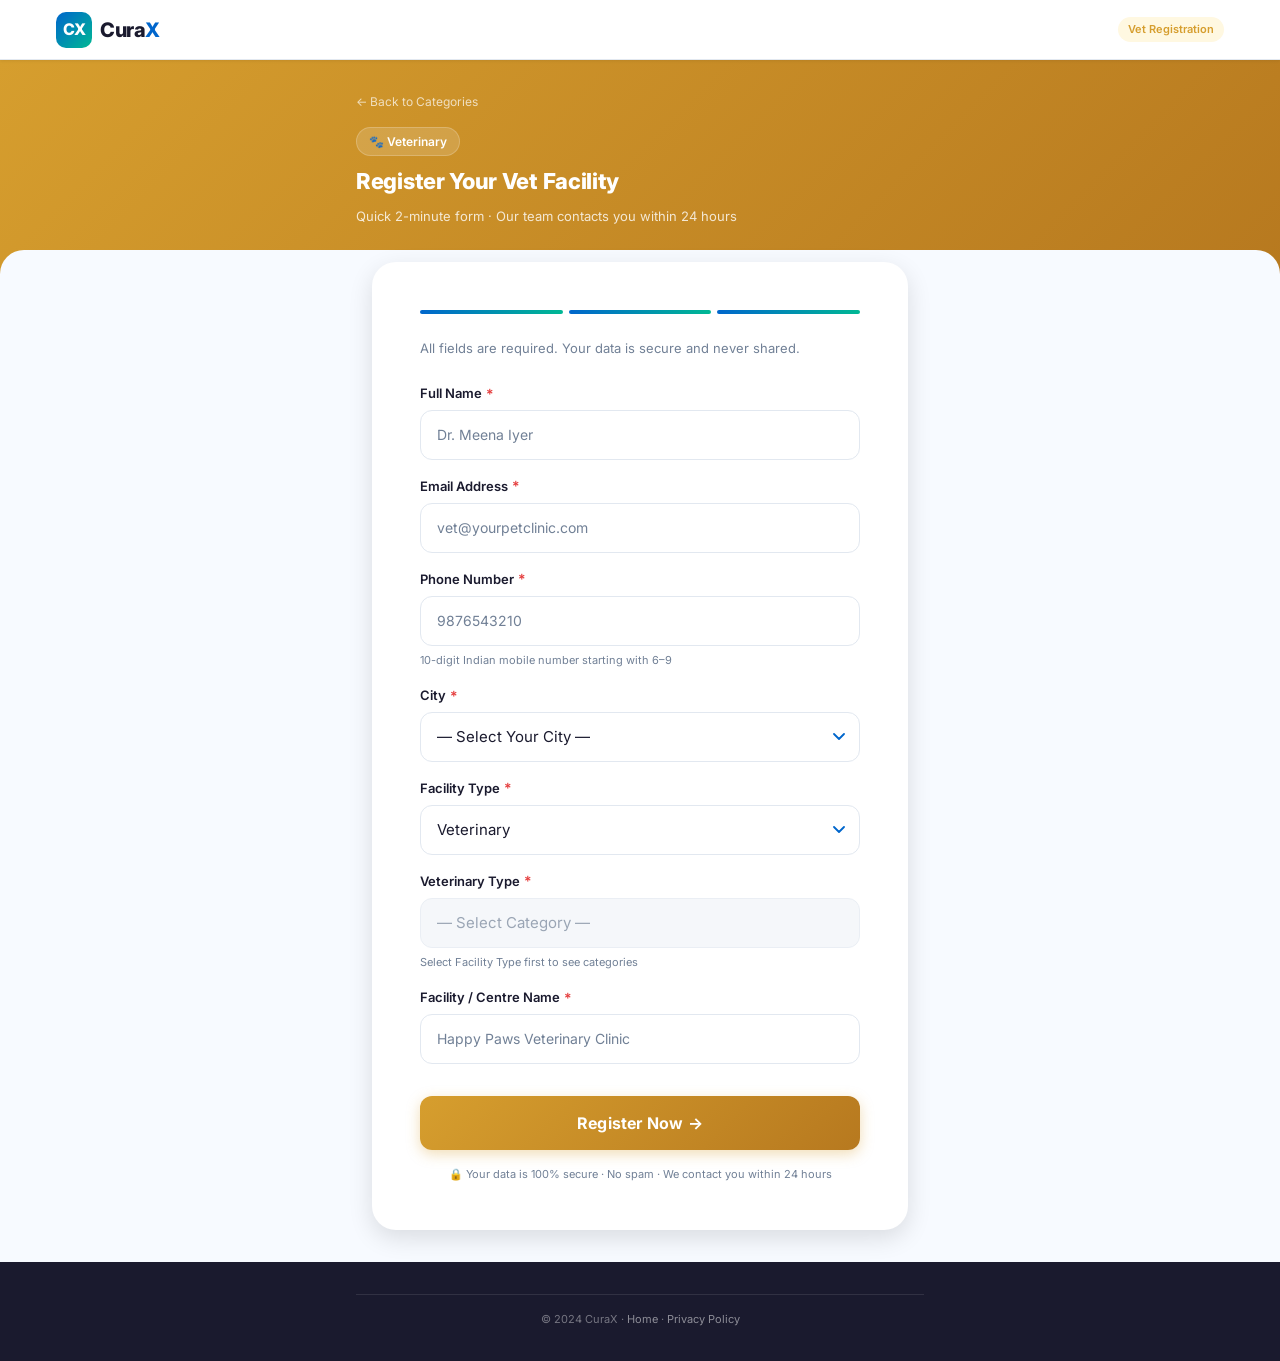
<file: veterinary-form.html>
<!DOCTYPE html>
<html lang="en">
<head>
  <meta charset="UTF-8" />
  <meta name="viewport" content="width=device-width, initial-scale=1.0, viewport-fit=cover" />
  <meta name="description" content="Register your veterinary clinic, hospital, or pet grooming centre on CuraX. Reach pet owners actively searching for animal care in your area." />
  <meta name="theme-color" content="#0066CC" />
  <title>Register Your Veterinary Facility — CuraX</title>
  <link rel="stylesheet" href="../styles.css" />
  <link rel="preconnect" href="https://fonts.googleapis.com" />
  <link rel="preconnect" href="https://fonts.gstatic.com" crossorigin />
  <link rel="icon" type="image/png" href="../assets/icons/favicon.png" />
</head>
<body class="form-page page-wrapper">

  <!-- ══════════════════════════════════════
       HEADER
  ══════════════════════════════════════ -->
  <header class="header">
    <div class="header-inner">
      <a href="../index.html" class="logo">
        <div class="logo-mark">CX</div>
        <span class="logo-text">Cura<span>X</span></span>
      </a>
      <span class="chip chip-orange" style="background:#FFF8E1; color:#D69E2E;">Vet Registration</span>
    </div>
  </header>

  <!-- ══════════════════════════════════════
       FORM HEADER
  ══════════════════════════════════════ -->
  <div class="form-header" style="background: linear-gradient(135deg, #D69E2E, #B7791F);">
    <div class="container">
      <div class="form-header-inner">
        <a href="../index.html#register" class="form-breadcrumb">← Back to Categories</a>
        <div class="form-type-badge">🐾 Veterinary</div>
        <h1>Register Your Vet Facility</h1>
        <p>Quick 2-minute form · Our team contacts you within 24 hours</p>
      </div>
    </div>
  </div>

  <!-- ══════════════════════════════════════
       MAIN FORM AREA
  ══════════════════════════════════════ -->
  <div class="container">

    <div class="form-card" id="formCard">

      <div class="form-progress" aria-label="Form progress">
        <div class="progress-step active"></div>
        <div class="progress-step active"></div>
        <div class="progress-step active"></div>
      </div>

      <p style="font-size:13px; color:var(--text-muted); margin-bottom:var(--space-lg);">
        All fields are required. Your data is secure and never shared.
      </p>

      <form id="registrationForm" novalidate autocomplete="on">

        <div class="field-group">

          <!-- Full Name -->
          <div class="field">
            <label for="fullName">
              Full Name <span class="required-star" aria-hidden="true">*</span>
            </label>
            <input
              type="text"
              id="fullName"
              name="fullName"
              class="field-input"
              placeholder="Dr. Meena Iyer"
              autocomplete="name"
              inputmode="text"
              maxlength="80"
              aria-required="true"
            />
            <span class="field-error hidden" id="fullNameError" role="alert"></span>
          </div>

          <!-- Email -->
          <div class="field">
            <label for="email">
              Email Address <span class="required-star" aria-hidden="true">*</span>
            </label>
            <input
              type="email"
              id="email"
              name="email"
              class="field-input"
              placeholder="vet@yourpetclinic.com"
              autocomplete="email"
              inputmode="email"
              aria-required="true"
            />
            <span class="field-error hidden" id="emailError" role="alert"></span>
          </div>

          <!-- Phone -->
          <div class="field">
            <label for="phone">
              Phone Number <span class="required-star" aria-hidden="true">*</span>
            </label>
            <input
              type="tel"
              id="phone"
              name="phone"
              class="field-input"
              placeholder="9876543210"
              autocomplete="tel"
              inputmode="numeric"
              maxlength="10"
              pattern="[6-9][0-9]{9}"
              aria-required="true"
            />
            <span class="field-error hidden" id="phoneError" role="alert"></span>
            <span class="field-hint">10-digit Indian mobile number starting with 6–9</span>
          </div>

          <!-- City -->
          <div class="field">
            <label for="city">
              City <span class="required-star" aria-hidden="true">*</span>
            </label>
            <select id="city" name="city" class="field-input" aria-required="true">
              <option value="">— Select Your City —</option>
            </select>
            <span class="field-error hidden" id="cityError" role="alert"></span>
          </div>

          <!-- Facility Type -->
          <div class="field">
            <label for="facilityType">
              Facility Type <span class="required-star" aria-hidden="true">*</span>
            </label>
            <select id="facilityType" name="facilityType" class="field-input" aria-required="true">
              <option value="">— Select Facility Type —</option>
              <option value="Clinic">Clinic</option>
              <option value="Hospital">Hospital</option>
              <option value="Diagnostic">Diagnostic Centre</option>
              <option value="Veterinary">Veterinary</option>
            </select>
            <span class="field-error hidden" id="facilityTypeError" role="alert"></span>
          </div>

          <!-- Facility Category (dynamic) -->
          <div class="field">
            <label for="facilityCategory">
              Veterinary Type <span class="required-star" aria-hidden="true">*</span>
            </label>
            <select id="facilityCategory" name="facilityCategory" class="field-input" disabled aria-required="true">
              <option value="">— Select Category —</option>
            </select>
            <span class="field-error hidden" id="facilityCategoryError" role="alert"></span>
            <span class="field-hint">Select Facility Type first to see categories</span>
          </div>

          <!-- Business Name -->
          <div class="field">
            <label for="businessName">
              Facility / Centre Name <span class="required-star" aria-hidden="true">*</span>
            </label>
            <input
              type="text"
              id="businessName"
              name="businessName"
              class="field-input"
              placeholder="Happy Paws Veterinary Clinic"
              autocomplete="organization"
              inputmode="text"
              maxlength="100"
              aria-required="true"
            />
            <span class="field-error hidden" id="businessNameError" role="alert"></span>
          </div>

        </div>

        <div class="submit-area">
          <button type="submit" class="submit-btn" id="submitBtn"
            style="background: linear-gradient(135deg, #D69E2E, #B7791F); box-shadow: 0 4px 14px rgba(214,158,46,0.35);"
            aria-live="polite">
            <span class="btn-spinner" aria-hidden="true"></span>
            <span class="btn-text">Register Now →</span>
          </button>
          <p class="form-disclaimer">
            🔒 Your data is 100% secure · No spam · We contact you within 24 hours
          </p>
        </div>

      </form>
    </div>

    <!-- SUCCESS PANEL -->
    <div class="success-panel" id="successPanel" role="status" aria-live="polite">
      <div class="success-icon">✅</div>
      <h2>Vet Facility Registered!</h2>
      <p>
        Thank you for registering your veterinary facility on CuraX.<br />
        Our partner success manager will contact you within <strong>24 hours</strong>.
      </p>
      <a href="../index.html" class="btn btn-blue mt-md">Back to Home</a>
      <button onclick="registerAnother()" class="btn mt-sm"
        style="color:var(--text-secondary); border:1.5px solid var(--border); background:transparent;">
        Register Another Facility
      </button>
    </div>

  </div>

  <footer class="footer" style="margin-top:auto;">
    <div class="container">
      <p class="footer-bottom" style="text-align:center;">
        © 2024 CuraX · <a href="../index.html" style="color:rgba(255,255,255,0.5);">Home</a> ·
        <a href="#" style="color:rgba(255,255,255,0.5);">Privacy Policy</a>
      </p>
    </div>
  </footer>

  <button class="scroll-top" id="scrollTopBtn" aria-label="Scroll to top">↑</button>

  <script src="../script.js"></script>
  <script>
    document.addEventListener("DOMContentLoaded", () => {
      initCuraXForm("registrationForm", "Veterinary");
    });
  </script>
</body>
</html>
</file>
<file: styles.css>
/* =============================================
   CuraX Website — styles.css
   Mobile-First Design System
   Version: 1.0.0 | curax.life
   ============================================= */

/* ── Google Fonts ── */
@import url('https://fonts.googleapis.com/css2?family=Inter:wght@400;500;600;700;800&display=swap');

/* ── CSS Variables ── */
:root {
  /* Brand Colors */
  --primary: #0066CC;
  --primary-dark: #004FA3;
  --primary-light: #E8F2FF;
  --secondary: #00B894;
  --secondary-dark: #00956E;
  --secondary-light: #E6FAF5;
  --accent: #FF6B35;
  --accent-light: #FFF0EB;

  /* Neutral */
  --bg: #F7FAFF;
  --surface: #FFFFFF;
  --border: #E2E8F0;
  --border-focus: #0066CC;
  --text-primary: #1A1A2E;
  --text-secondary: #4A5568;
  --text-muted: #718096;

  /* Status */
  --error: #E53E3E;
  --error-light: #FFF5F5;
  --success: #38A169;
  --success-light: #F0FFF4;
  --warning: #D69E2E;
  --warning-light: #FFFFF0;

  /* Spacing */
  --space-xs: 4px;
  --space-sm: 8px;
  --space-md: 16px;
  --space-lg: 24px;
  --space-xl: 32px;
  --space-2xl: 48px;

  /* Radius */
  --radius-sm: 8px;
  --radius-md: 12px;
  --radius-lg: 16px;
  --radius-xl: 24px;
  --radius-full: 999px;

  /* Shadow */
  --shadow-sm: 0 1px 3px rgba(0,0,0,0.08);
  --shadow-md: 0 4px 12px rgba(0,0,0,0.10);
  --shadow-lg: 0 8px 24px rgba(0,0,0,0.12);
  --shadow-card: 0 2px 8px rgba(0,102,204,0.08);

  /* Typography */
  --font: 'Inter', -apple-system, BlinkMacSystemFont, 'Segoe UI', sans-serif;

  /* Transitions */
  --transition: 0.2s ease;
  --transition-slow: 0.35s ease;

  /* Layout */
  --max-width: 480px;
  --header-height: 60px;
  --btn-height: 52px;
}

/* ── Reset ── */
*, *::before, *::after {
  box-sizing: border-box;
  margin: 0;
  padding: 0;
}

html {
  font-size: 16px;
  -webkit-text-size-adjust: 100%;
  scroll-behavior: smooth;
}

body {
  font-family: var(--font);
  background-color: var(--bg);
  color: var(--text-primary);
  line-height: 1.6;
  min-height: 100vh;
  -webkit-font-smoothing: antialiased;
  -moz-osx-font-smoothing: grayscale;
}

img {
  max-width: 100%;
  height: auto;
  display: block;
}

a {
  color: var(--primary);
  text-decoration: none;
  transition: color var(--transition);
}

a:hover { color: var(--primary-dark); }

/* ── Layout Container ── */
.container {
  width: 100%;
  max-width: var(--max-width);
  margin: 0 auto;
  padding: 0 var(--space-md);
}

.page-wrapper {
  min-height: 100vh;
  display: flex;
  flex-direction: column;
}

/* ── Header / Navbar ── */
.header {
  position: sticky;
  top: 0;
  z-index: 100;
  background: var(--surface);
  border-bottom: 1px solid var(--border);
  height: var(--header-height);
  box-shadow: var(--shadow-sm);
}

.header-inner {
  display: flex;
  align-items: center;
  justify-content: space-between;
  height: 100%;
  max-width: 1200px;
  margin: 0 auto;
  padding: 0 var(--space-md);
}

.logo {
  display: flex;
  align-items: center;
  gap: var(--space-sm);
  text-decoration: none;
}

.logo-mark {
  width: 36px;
  height: 36px;
  background: linear-gradient(135deg, var(--primary), var(--secondary));
  border-radius: 10px;
  display: flex;
  align-items: center;
  justify-content: center;
  font-weight: 800;
  font-size: 16px;
  color: white;
  letter-spacing: -0.5px;
}

.logo-text {
  font-size: 20px;
  font-weight: 800;
  color: var(--text-primary);
  letter-spacing: -0.5px;
}

.logo-text span {
  color: var(--primary);
}

.header-cta {
  font-size: 13px;
  font-weight: 600;
  color: var(--primary);
  border: 1.5px solid var(--primary);
  border-radius: var(--radius-full);
  padding: 6px 14px;
  transition: all var(--transition);
  text-decoration: none;
}

.header-cta:hover {
  background: var(--primary);
  color: white;
}

/* ── Hero Section ── */
.hero {
  background: linear-gradient(160deg, #0066CC 0%, #004FA3 50%, #003380 100%);
  color: white;
  padding: var(--space-2xl) 0 var(--space-xl);
  position: relative;
  overflow: hidden;
}

.hero::before {
  content: '';
  position: absolute;
  top: -60px;
  right: -60px;
  width: 280px;
  height: 280px;
  background: rgba(255,255,255,0.05);
  border-radius: 50%;
}

.hero::after {
  content: '';
  position: absolute;
  bottom: -80px;
  left: -40px;
  width: 200px;
  height: 200px;
  background: rgba(0,184,148,0.15);
  border-radius: 50%;
}

.hero-badge {
  display: inline-flex;
  align-items: center;
  gap: 6px;
  background: rgba(255,255,255,0.15);
  border: 1px solid rgba(255,255,255,0.25);
  border-radius: var(--radius-full);
  padding: 5px 12px;
  font-size: 12px;
  font-weight: 600;
  margin-bottom: var(--space-md);
  backdrop-filter: blur(4px);
}

.hero-badge .dot {
  width: 6px;
  height: 6px;
  background: #00B894;
  border-radius: 50%;
  animation: pulse-dot 2s infinite;
}

@keyframes pulse-dot {
  0%, 100% { opacity: 1; transform: scale(1); }
  50% { opacity: 0.5; transform: scale(0.8); }
}

.hero h1 {
  font-size: 28px;
  font-weight: 800;
  line-height: 1.25;
  margin-bottom: var(--space-md);
  letter-spacing: -0.5px;
}

.hero h1 .highlight {
  color: #7FD8BC;
}

.hero p {
  font-size: 15px;
  color: rgba(255,255,255,0.82);
  margin-bottom: var(--space-lg);
  line-height: 1.65;
}

.hero-stats {
  display: grid;
  grid-template-columns: repeat(3, 1fr);
  gap: var(--space-sm);
  margin-bottom: var(--space-xl);
}

.stat-item {
  background: rgba(255,255,255,0.10);
  border: 1px solid rgba(255,255,255,0.15);
  border-radius: var(--radius-md);
  padding: var(--space-md) var(--space-sm);
  text-align: center;
  backdrop-filter: blur(4px);
}

.stat-value {
  font-size: 20px;
  font-weight: 800;
  color: white;
  display: block;
  line-height: 1.2;
}

.stat-label {
  font-size: 10px;
  color: rgba(255,255,255,0.7);
  font-weight: 500;
  margin-top: 2px;
  display: block;
}

.hero-cta-group {
  display: flex;
  flex-direction: column;
  gap: var(--space-sm);
}

/* ── Buttons ── */
.btn {
  display: inline-flex;
  align-items: center;
  justify-content: center;
  gap: var(--space-sm);
  height: var(--btn-height);
  border-radius: var(--radius-md);
  font-family: var(--font);
  font-size: 15px;
  font-weight: 600;
  border: none;
  cursor: pointer;
  transition: all var(--transition);
  text-decoration: none;
  letter-spacing: 0.1px;
  padding: 0 var(--space-lg);
  white-space: nowrap;
}

.btn:active { transform: scale(0.97); }

.btn-primary {
  background: var(--secondary);
  color: white;
  box-shadow: 0 4px 14px rgba(0,184,148,0.35);
}

.btn-primary:hover {
  background: var(--secondary-dark);
  box-shadow: 0 6px 20px rgba(0,184,148,0.45);
  color: white;
  transform: translateY(-1px);
}

.btn-outline-white {
  background: transparent;
  color: white;
  border: 1.5px solid rgba(255,255,255,0.5);
}

.btn-outline-white:hover {
  background: rgba(255,255,255,0.12);
  border-color: white;
  color: white;
}

.btn-blue {
  background: var(--primary);
  color: white;
  box-shadow: 0 4px 14px rgba(0,102,204,0.30);
}

.btn-blue:hover {
  background: var(--primary-dark);
  color: white;
  transform: translateY(-1px);
}

.btn-full { width: 100%; }

.btn-sm {
  height: 40px;
  font-size: 13px;
  padding: 0 var(--space-md);
}

.btn-icon {
  font-size: 18px;
  line-height: 1;
}

/* ── Section Styles ── */
.section {
  padding: var(--space-2xl) 0;
}

.section-alt {
  background: var(--surface);
}

.section-label {
  display: inline-flex;
  align-items: center;
  gap: 6px;
  font-size: 11px;
  font-weight: 700;
  text-transform: uppercase;
  letter-spacing: 1.2px;
  color: var(--primary);
  margin-bottom: var(--space-sm);
}

.section-title {
  font-size: 22px;
  font-weight: 800;
  color: var(--text-primary);
  line-height: 1.3;
  letter-spacing: -0.3px;
  margin-bottom: var(--space-sm);
}

.section-subtitle {
  font-size: 14px;
  color: var(--text-secondary);
  line-height: 1.6;
  margin-bottom: var(--space-xl);
}

/* ── Category Cards ── */
.category-grid {
  display: grid;
  grid-template-columns: 1fr 1fr;
  gap: var(--space-md);
}

.category-card {
  background: var(--surface);
  border: 1.5px solid var(--border);
  border-radius: var(--radius-lg);
  padding: var(--space-lg) var(--space-md);
  text-align: center;
  cursor: pointer;
  text-decoration: none;
  transition: all var(--transition);
  display: flex;
  flex-direction: column;
  align-items: center;
  gap: var(--space-sm);
  box-shadow: var(--shadow-sm);
  position: relative;
  overflow: hidden;
}

.category-card:hover,
.category-card:active {
  border-color: var(--primary);
  box-shadow: 0 4px 16px rgba(0,102,204,0.15);
  transform: translateY(-2px);
}

.category-card::before {
  content: '';
  position: absolute;
  top: 0; left: 0; right: 0;
  height: 3px;
  background: linear-gradient(90deg, var(--primary), var(--secondary));
  transform: scaleX(0);
  transition: transform var(--transition);
}

.category-card:hover::before { transform: scaleX(1); }

.category-icon {
  width: 52px;
  height: 52px;
  border-radius: var(--radius-md);
  display: flex;
  align-items: center;
  justify-content: center;
  font-size: 26px;
  margin-bottom: var(--space-xs);
}

.category-icon.clinic    { background: #EBF4FF; }
.category-icon.hospital  { background: #FFF0EB; }
.category-icon.diagnostic{ background: #F0FFF4; }
.category-icon.veterinary{ background: #FFF8E1; }

.category-title {
  font-size: 13px;
  font-weight: 700;
  color: var(--text-primary);
}

.category-desc {
  font-size: 11px;
  color: var(--text-muted);
  line-height: 1.4;
}

.category-arrow {
  font-size: 16px;
  color: var(--primary);
  margin-top: 2px;
}

/* ── How It Works ── */
.steps-list {
  display: flex;
  flex-direction: column;
  gap: var(--space-md);
}

.step-item {
  display: flex;
  align-items: flex-start;
  gap: var(--space-md);
  padding: var(--space-md);
  background: var(--surface);
  border-radius: var(--radius-md);
  border: 1px solid var(--border);
  box-shadow: var(--shadow-sm);
}

.step-num {
  min-width: 36px;
  height: 36px;
  background: linear-gradient(135deg, var(--primary), var(--primary-dark));
  border-radius: var(--radius-sm);
  display: flex;
  align-items: center;
  justify-content: center;
  font-size: 14px;
  font-weight: 800;
  color: white;
  flex-shrink: 0;
}

.step-content h4 {
  font-size: 14px;
  font-weight: 700;
  color: var(--text-primary);
  margin-bottom: 2px;
}

.step-content p {
  font-size: 12px;
  color: var(--text-secondary);
  line-height: 1.5;
}

/* ── Benefit Cards ── */
.benefits-grid {
  display: flex;
  flex-direction: column;
  gap: var(--space-md);
}

.benefit-card {
  background: var(--surface);
  border-radius: var(--radius-md);
  border: 1px solid var(--border);
  padding: var(--space-md) var(--space-lg);
  display: flex;
  align-items: flex-start;
  gap: var(--space-md);
  box-shadow: var(--shadow-sm);
}

.benefit-icon-wrap {
  width: 44px;
  height: 44px;
  border-radius: var(--radius-sm);
  display: flex;
  align-items: center;
  justify-content: center;
  font-size: 22px;
  flex-shrink: 0;
}

.benefit-card h4 {
  font-size: 14px;
  font-weight: 700;
  color: var(--text-primary);
  margin-bottom: 3px;
}

.benefit-card p {
  font-size: 12px;
  color: var(--text-secondary);
  line-height: 1.5;
}

/* ── Pricing Section ── */
.pricing-card {
  background: linear-gradient(135deg, var(--primary) 0%, var(--primary-dark) 100%);
  border-radius: var(--radius-xl);
  padding: var(--space-xl) var(--space-lg);
  color: white;
  text-align: center;
  position: relative;
  overflow: hidden;
  margin: var(--space-md) 0;
}

.pricing-card::after {
  content: '';
  position: absolute;
  top: -50%;
  right: -20%;
  width: 200px;
  height: 200px;
  background: rgba(255,255,255,0.06);
  border-radius: 50%;
}

.pricing-badge {
  display: inline-flex;
  align-items: center;
  gap: 5px;
  background: rgba(255,255,255,0.18);
  border: 1px solid rgba(255,255,255,0.25);
  border-radius: var(--radius-full);
  padding: 4px 12px;
  font-size: 11px;
  font-weight: 700;
  margin-bottom: var(--space-md);
  text-transform: uppercase;
  letter-spacing: 0.8px;
}

.pricing-title {
  font-size: 15px;
  font-weight: 600;
  color: rgba(255,255,255,0.85);
  margin-bottom: var(--space-sm);
}

.pricing-amount {
  font-size: 42px;
  font-weight: 800;
  color: white;
  letter-spacing: -1px;
  line-height: 1;
  margin-bottom: 4px;
}

.pricing-amount span {
  font-size: 18px;
  font-weight: 600;
  color: rgba(255,255,255,0.75);
}

.pricing-period {
  font-size: 12px;
  color: rgba(255,255,255,0.65);
  margin-bottom: var(--space-lg);
}

.pricing-features {
  list-style: none;
  margin-bottom: var(--space-lg);
  text-align: left;
  display: flex;
  flex-direction: column;
  gap: 8px;
}

.pricing-features li {
  display: flex;
  align-items: center;
  gap: 8px;
  font-size: 13px;
  color: rgba(255,255,255,0.85);
}

.pricing-features li::before {
  content: '✓';
  width: 18px;
  height: 18px;
  background: rgba(0,184,148,0.3);
  border-radius: 50%;
  display: inline-flex;
  align-items: center;
  justify-content: center;
  font-size: 11px;
  font-weight: 800;
  color: #7FD8BC;
  flex-shrink: 0;
}

/* ── Form Page Styles ── */
.form-page {
  background: var(--bg);
  min-height: 100vh;
}

.form-header {
  background: linear-gradient(135deg, var(--primary), var(--primary-dark));
  color: white;
  padding: var(--space-xl) 0 var(--space-2xl);
  position: relative;
  overflow: hidden;
}

.form-header::after {
  content: '';
  position: absolute;
  bottom: -24px;
  left: 0;
  right: 0;
  height: 48px;
  background: var(--bg);
  border-radius: 24px 24px 0 0;
}

.form-header-inner {
  position: relative;
  z-index: 1;
}

.form-breadcrumb {
  display: flex;
  align-items: center;
  gap: 6px;
  font-size: 12px;
  color: rgba(255,255,255,0.7);
  margin-bottom: var(--space-md);
  text-decoration: none;
}

.form-breadcrumb:hover { color: white; }

.form-type-badge {
  display: inline-flex;
  align-items: center;
  gap: 6px;
  background: rgba(255,255,255,0.15);
  border: 1px solid rgba(255,255,255,0.2);
  border-radius: var(--radius-full);
  padding: 4px 12px;
  font-size: 12px;
  font-weight: 600;
  margin-bottom: var(--space-sm);
}

.form-header h1 {
  font-size: 22px;
  font-weight: 800;
  margin-bottom: 6px;
  letter-spacing: -0.3px;
}

.form-header p {
  font-size: 13px;
  color: rgba(255,255,255,0.8);
}

/* ── Form Card ── */
.form-card {
  background: var(--surface);
  border-radius: var(--radius-xl);
  padding: var(--space-xl) var(--space-md);
  margin: 0 var(--space-md);
  margin-top: -12px;
  box-shadow: var(--shadow-lg);
  margin-bottom: var(--space-xl);
  position: relative;
  z-index: 2;
}

.form-progress {
  display: flex;
  align-items: center;
  gap: 6px;
  margin-bottom: var(--space-lg);
}

.progress-step {
  flex: 1;
  height: 4px;
  border-radius: var(--radius-full);
  background: var(--border);
  transition: background var(--transition);
}

.progress-step.active {
  background: linear-gradient(90deg, var(--primary), var(--secondary));
}

/* ── Form Fields ── */
.field-group {
  display: flex;
  flex-direction: column;
  gap: var(--space-md);
}

.field {
  display: flex;
  flex-direction: column;
  gap: 6px;
}

.field label {
  font-size: 13px;
  font-weight: 600;
  color: var(--text-primary);
  display: flex;
  align-items: center;
  gap: 4px;
}

.field label .required-star {
  color: var(--error);
  font-size: 14px;
  line-height: 1;
}

.field-input {
  width: 100%;
  height: 50px;
  padding: 0 var(--space-md);
  border: 1.5px solid var(--border);
  border-radius: var(--radius-md);
  font-family: var(--font);
  font-size: 15px;
  color: var(--text-primary);
  background: var(--surface);
  transition: all var(--transition);
  outline: none;
  -webkit-appearance: none;
  appearance: none;
}

.field-input:focus {
  border-color: var(--border-focus);
  box-shadow: 0 0 0 3px rgba(0,102,204,0.12);
}

.field-input::placeholder {
  color: var(--text-muted);
  font-size: 14px;
}

.field-input.error {
  border-color: var(--error);
  background: var(--error-light);
  box-shadow: 0 0 0 3px rgba(229,62,62,0.10);
}

.field-input.success {
  border-color: var(--success);
  box-shadow: 0 0 0 3px rgba(56,161,105,0.10);
}

select.field-input {
  background-image: url("data:image/svg+xml,%3Csvg xmlns='http://www.w3.org/2000/svg' width='12' height='8' viewBox='0 0 12 8'%3E%3Cpath d='M1 1l5 5 5-5' stroke='%230066CC' stroke-width='1.8' fill='none' stroke-linecap='round' stroke-linejoin='round'/%3E%3C/svg%3E");
  background-repeat: no-repeat;
  background-position: right 14px center;
  padding-right: 40px;
  cursor: pointer;
}

select.field-input:disabled {
  background: #F1F5F9;
  color: var(--text-muted);
  cursor: not-allowed;
  opacity: 0.7;
}

/* ── Field Error Message ── */
.field-error {
  font-size: 11px;
  color: var(--error);
  font-weight: 500;
  display: flex;
  align-items: center;
  gap: 4px;
  min-height: 16px;
}

.field-error.hidden { visibility: hidden; }

.field-hint {
  font-size: 11px;
  color: var(--text-muted);
}

/* ── Submit Area ── */
.submit-area {
  margin-top: var(--space-xl);
}

.submit-btn {
  width: 100%;
  height: 54px;
  background: linear-gradient(135deg, var(--primary), var(--primary-dark));
  color: white;
  border: none;
  border-radius: var(--radius-md);
  font-family: var(--font);
  font-size: 16px;
  font-weight: 700;
  cursor: pointer;
  transition: all var(--transition);
  display: flex;
  align-items: center;
  justify-content: center;
  gap: 8px;
  box-shadow: 0 4px 14px rgba(0,102,204,0.30);
  letter-spacing: 0.2px;
}

.submit-btn:hover {
  background: linear-gradient(135deg, var(--primary-dark), #003380);
  box-shadow: 0 6px 20px rgba(0,102,204,0.40);
  transform: translateY(-1px);
}

.submit-btn:active { transform: scale(0.98); }

.submit-btn:disabled {
  background: #A0AEC0;
  box-shadow: none;
  cursor: not-allowed;
  transform: none;
}

.submit-btn .btn-spinner {
  display: none;
  width: 20px;
  height: 20px;
  border: 2.5px solid rgba(255,255,255,0.4);
  border-top-color: white;
  border-radius: 50%;
  animation: spin 0.8s linear infinite;
}

.submit-btn.loading .btn-spinner { display: block; }
.submit-btn.loading .btn-text { display: none; }

@keyframes spin {
  to { transform: rotate(360deg); }
}

.form-disclaimer {
  text-align: center;
  font-size: 11px;
  color: var(--text-muted);
  margin-top: var(--space-md);
  line-height: 1.5;
}

/* ── Success / Error Toasts ── */
.toast {
  position: fixed;
  bottom: 24px;
  left: 50%;
  transform: translateX(-50%) translateY(80px);
  background: var(--text-primary);
  color: white;
  padding: 14px 20px;
  border-radius: var(--radius-md);
  font-size: 13px;
  font-weight: 500;
  box-shadow: var(--shadow-lg);
  z-index: 9999;
  max-width: calc(100vw - 32px);
  text-align: center;
  transition: transform 0.3s ease, opacity 0.3s ease;
  opacity: 0;
}

.toast.show {
  transform: translateX(-50%) translateY(0);
  opacity: 1;
}

.toast.success { background: var(--success); }
.toast.error   { background: var(--error); }

/* ── Success State ── */
.success-panel {
  display: none;
  text-align: center;
  padding: var(--space-2xl) var(--space-md);
  animation: fadeInUp 0.4s ease;
}

.success-panel.show { display: flex; flex-direction: column; align-items: center; }

@keyframes fadeInUp {
  from { opacity: 0; transform: translateY(20px); }
  to   { opacity: 1; transform: translateY(0); }
}

.success-icon {
  width: 72px;
  height: 72px;
  background: var(--success-light);
  border-radius: 50%;
  display: flex;
  align-items: center;
  justify-content: center;
  font-size: 34px;
  margin-bottom: var(--space-lg);
  border: 2px solid var(--success);
}

.success-panel h2 {
  font-size: 20px;
  font-weight: 800;
  color: var(--text-primary);
  margin-bottom: var(--space-sm);
}

.success-panel p {
  font-size: 14px;
  color: var(--text-secondary);
  line-height: 1.6;
  margin-bottom: var(--space-xl);
}

/* ── Trust Badges ── */
.trust-strip {
  display: flex;
  align-items: center;
  justify-content: center;
  gap: var(--space-lg);
  padding: var(--space-md) 0;
  border-top: 1px solid var(--border);
  border-bottom: 1px solid var(--border);
  margin: var(--space-md) 0;
}

.trust-item {
  display: flex;
  align-items: center;
  gap: 5px;
  font-size: 11px;
  color: var(--text-secondary);
  font-weight: 500;
}

.trust-item .icon { font-size: 14px; }

/* ── Testimonial ── */
.testimonial-card {
  background: var(--surface);
  border: 1px solid var(--border);
  border-left: 3px solid var(--primary);
  border-radius: var(--radius-md);
  padding: var(--space-md);
  margin: var(--space-md) 0;
}

.testimonial-text {
  font-size: 13px;
  color: var(--text-secondary);
  font-style: italic;
  line-height: 1.6;
  margin-bottom: var(--space-sm);
}

.testimonial-author {
  font-size: 12px;
  font-weight: 700;
  color: var(--text-primary);
}

.testimonial-role {
  font-size: 11px;
  color: var(--text-muted);
}

/* ── Footer ── */
.footer {
  background: var(--text-primary);
  color: rgba(255,255,255,0.7);
  padding: var(--space-xl) 0;
  margin-top: auto;
}

.footer-logo {
  display: flex;
  align-items: center;
  gap: var(--space-sm);
  margin-bottom: var(--space-md);
}

.footer-logo .logo-mark {
  width: 30px;
  height: 30px;
  font-size: 13px;
}

.footer-logo .logo-text {
  color: white;
  font-size: 17px;
}

.footer-tagline {
  font-size: 12px;
  color: rgba(255,255,255,0.55);
  margin-bottom: var(--space-lg);
  line-height: 1.5;
}

.footer-links {
  display: flex;
  flex-wrap: wrap;
  gap: var(--space-md);
  margin-bottom: var(--space-lg);
}

.footer-links a {
  font-size: 12px;
  color: rgba(255,255,255,0.6);
  text-decoration: none;
  transition: color var(--transition);
}

.footer-links a:hover { color: white; }

.footer-bottom {
  font-size: 11px;
  color: rgba(255,255,255,0.4);
  border-top: 1px solid rgba(255,255,255,0.1);
  padding-top: var(--space-md);
}

/* ── Sticky CTA Bar ── */
.sticky-cta {
  position: fixed;
  bottom: 0;
  left: 0;
  right: 0;
  background: var(--surface);
  border-top: 1px solid var(--border);
  padding: var(--space-md);
  z-index: 90;
  box-shadow: 0 -4px 16px rgba(0,0,0,0.08);
  display: none;
}

.sticky-cta.visible { display: block; }

/* ── Chips ── */
.chip {
  display: inline-flex;
  align-items: center;
  gap: 4px;
  padding: 4px 10px;
  border-radius: var(--radius-full);
  font-size: 11px;
  font-weight: 600;
}

.chip-green { background: var(--secondary-light); color: var(--secondary-dark); }
.chip-blue  { background: var(--primary-light);   color: var(--primary); }
.chip-orange{ background: var(--accent-light);    color: var(--accent); }

/* ── Divider ── */
.divider {
  height: 1px;
  background: var(--border);
  margin: var(--space-lg) 0;
}

/* ── Scroll to top ── */
.scroll-top {
  position: fixed;
  bottom: 80px;
  right: var(--space-md);
  width: 40px;
  height: 40px;
  background: var(--primary);
  color: white;
  border-radius: 50%;
  border: none;
  cursor: pointer;
  font-size: 18px;
  display: none;
  align-items: center;
  justify-content: center;
  box-shadow: var(--shadow-md);
  z-index: 89;
  transition: all var(--transition);
}

.scroll-top.visible { display: flex; }
.scroll-top:hover { background: var(--primary-dark); }

/* ── Utility Classes ── */
.text-center { text-align: center; }
.text-left   { text-align: left; }
.mt-sm  { margin-top: var(--space-sm); }
.mt-md  { margin-top: var(--space-md); }
.mt-lg  { margin-top: var(--space-lg); }
.mt-xl  { margin-top: var(--space-xl); }
.mb-sm  { margin-bottom: var(--space-sm); }
.mb-md  { margin-bottom: var(--space-md); }
.mb-lg  { margin-bottom: var(--space-lg); }
.mb-xl  { margin-bottom: var(--space-xl); }
.hidden { display: none !important; }
.flex { display: flex; }
.flex-center { display: flex; align-items: center; justify-content: center; }
.gap-sm { gap: var(--space-sm); }
.gap-md { gap: var(--space-md); }
.fw-bold { font-weight: 700; }
.text-primary-color { color: var(--primary); }
.text-success { color: var(--success); }
.text-error   { color: var(--error); }

/* ── Desktop Breakpoint ── */
@media (min-width: 640px) {
  :root {
    --max-width: 560px;
  }

  .hero h1 { font-size: 34px; }
  .section-title { font-size: 26px; }

  .form-card {
    padding: var(--space-2xl);
  }
}

@media (min-width: 1024px) {
  :root { --max-width: 1100px; }

  body { font-size: 16px; }

  .hero {
    padding: 80px 0 60px;
  }

  .hero-layout {
    display: grid;
    grid-template-columns: 1fr 1fr;
    gap: var(--space-2xl);
    align-items: center;
  }

  .hero h1 { font-size: 42px; }
  .hero-stats { grid-template-columns: repeat(3, auto); }

  .category-grid {
    grid-template-columns: repeat(4, 1fr);
  }

  .benefits-grid {
    display: grid;
    grid-template-columns: 1fr 1fr;
  }

  .form-page .container {
    max-width: 600px;
  }

  .sticky-cta { display: none !important; }
}
</file>
